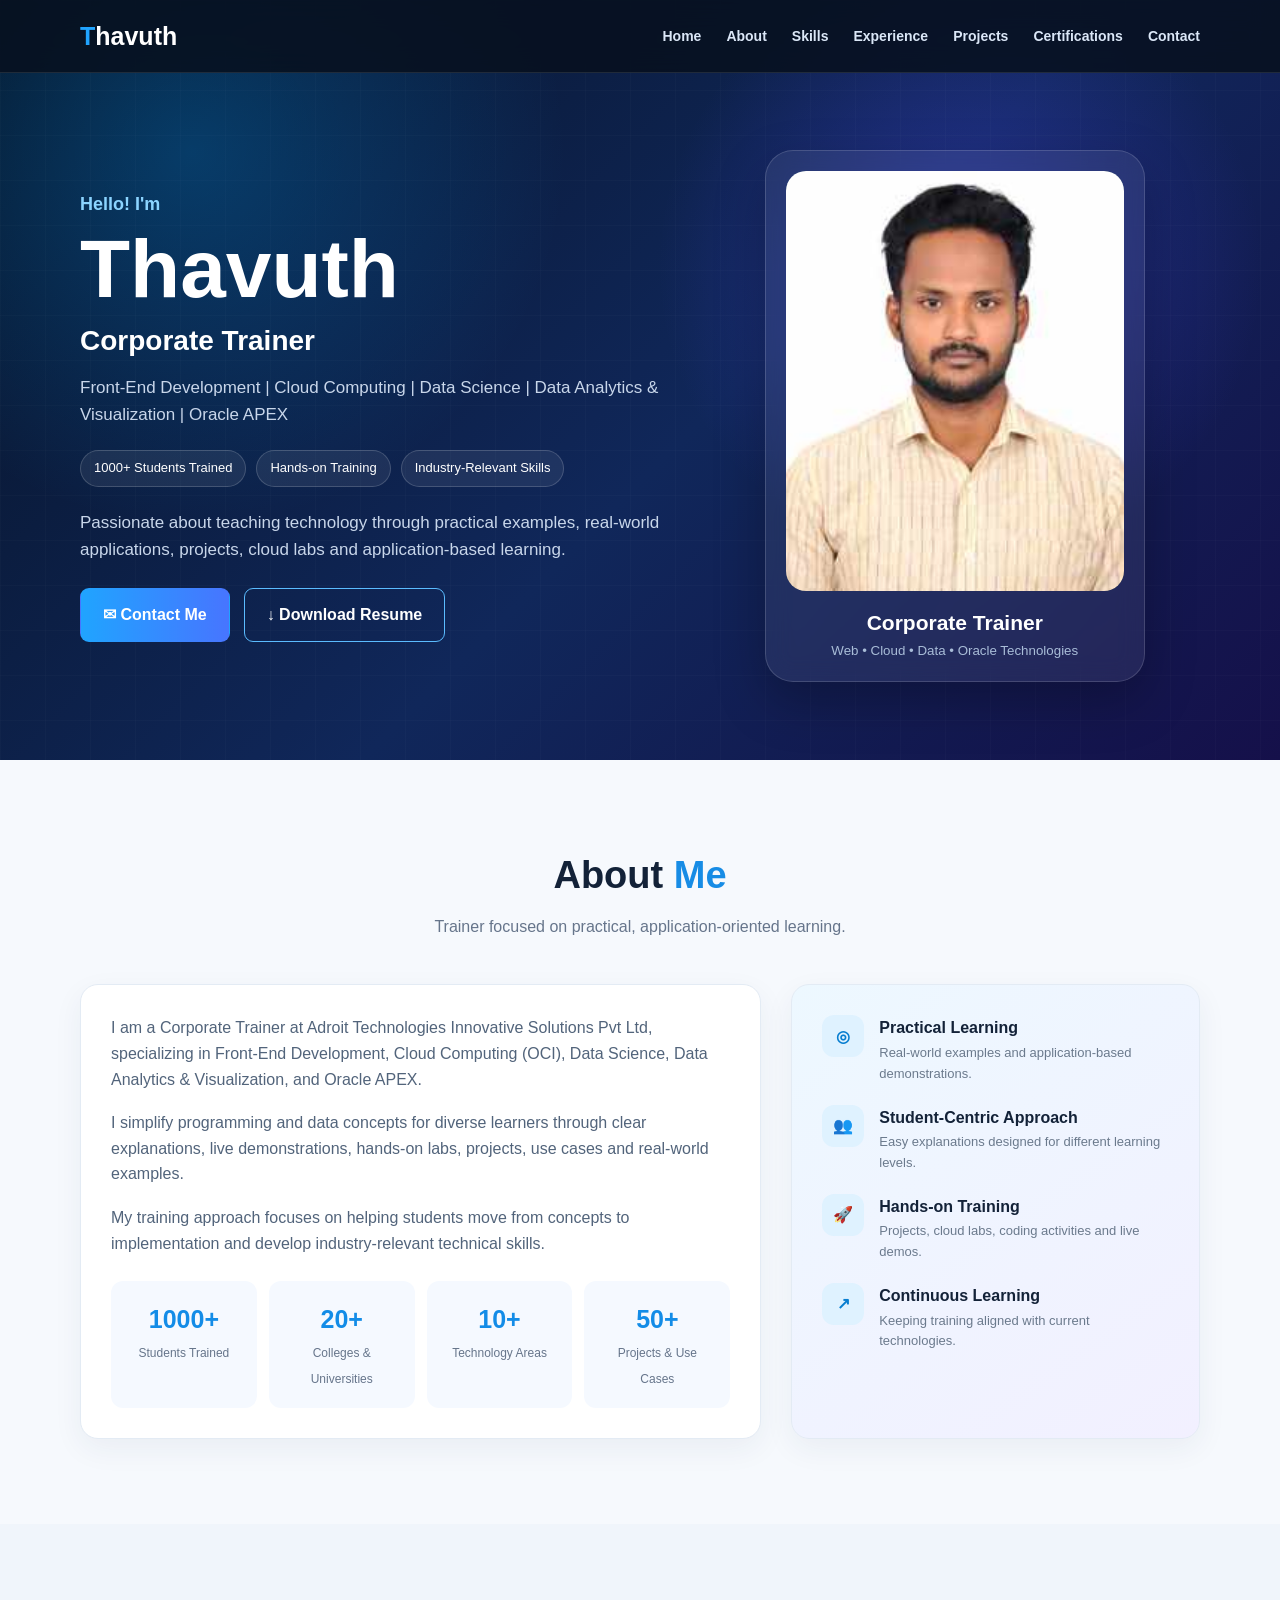
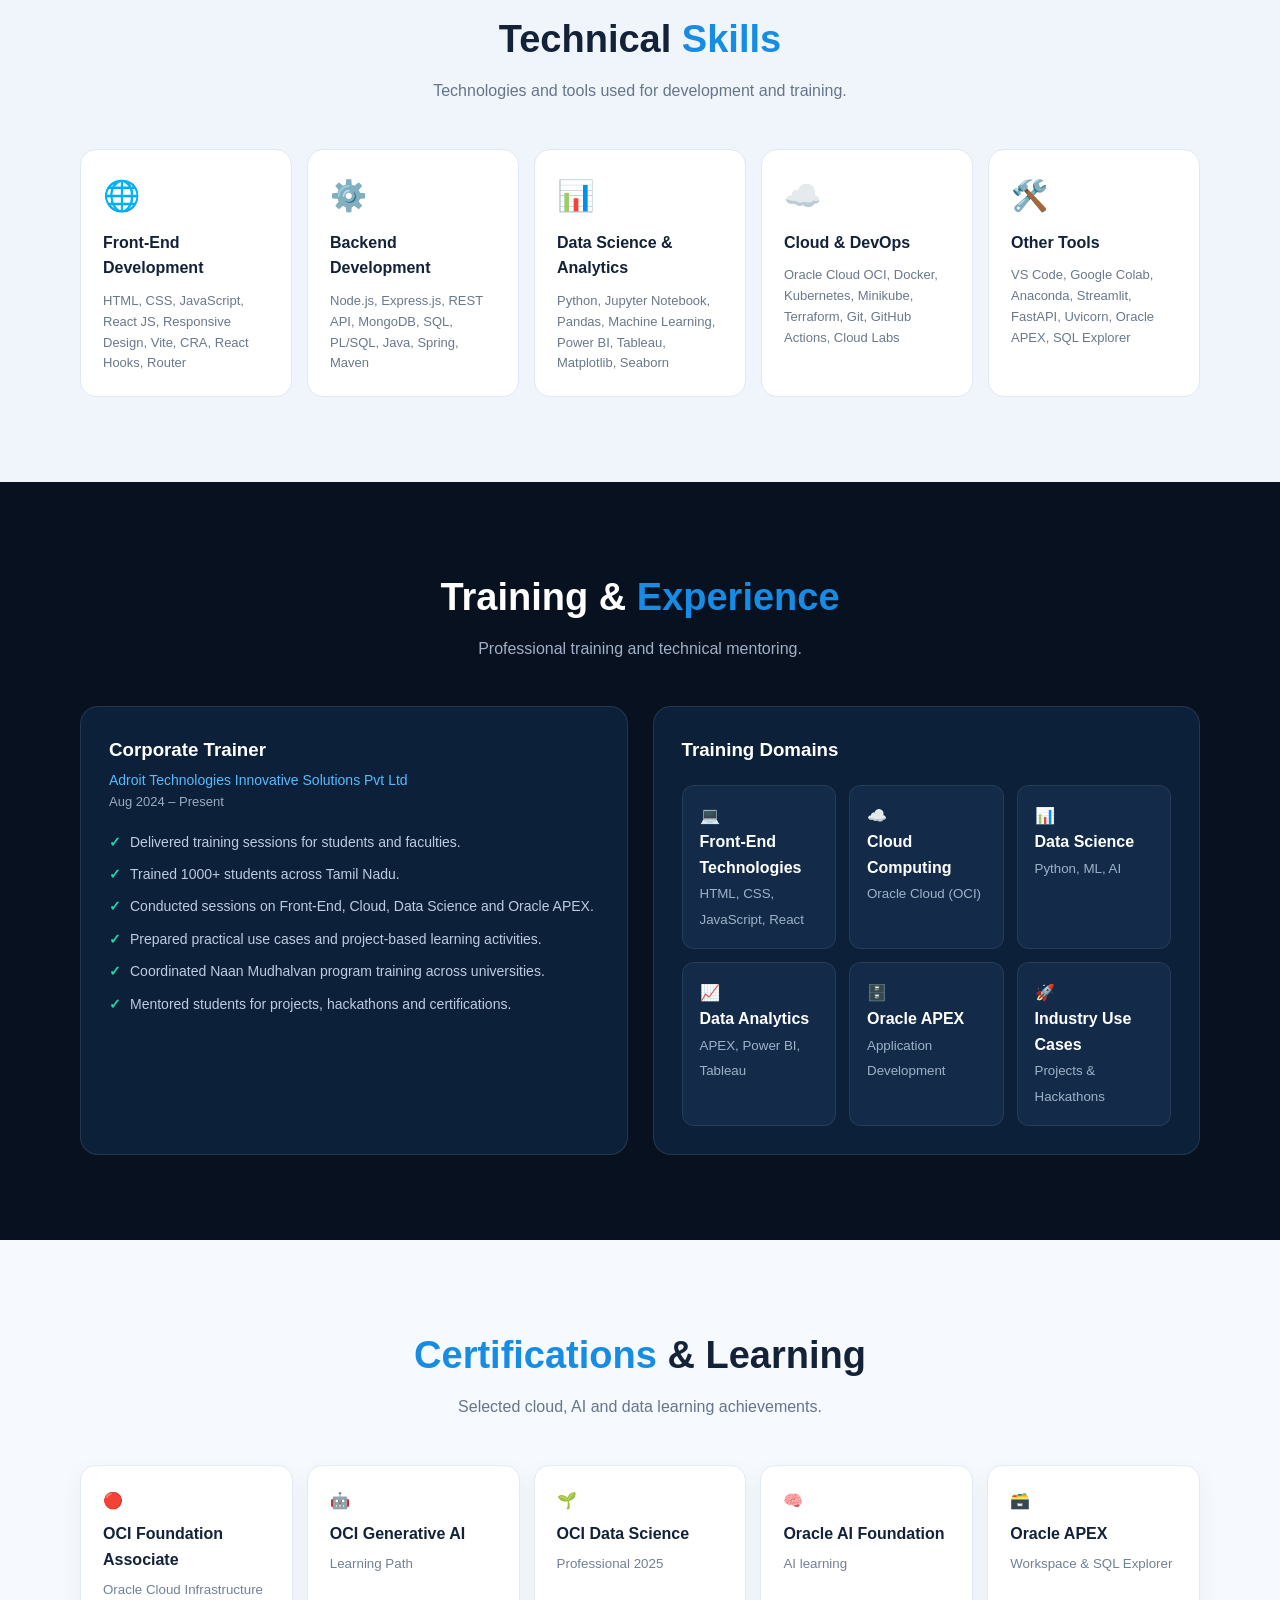
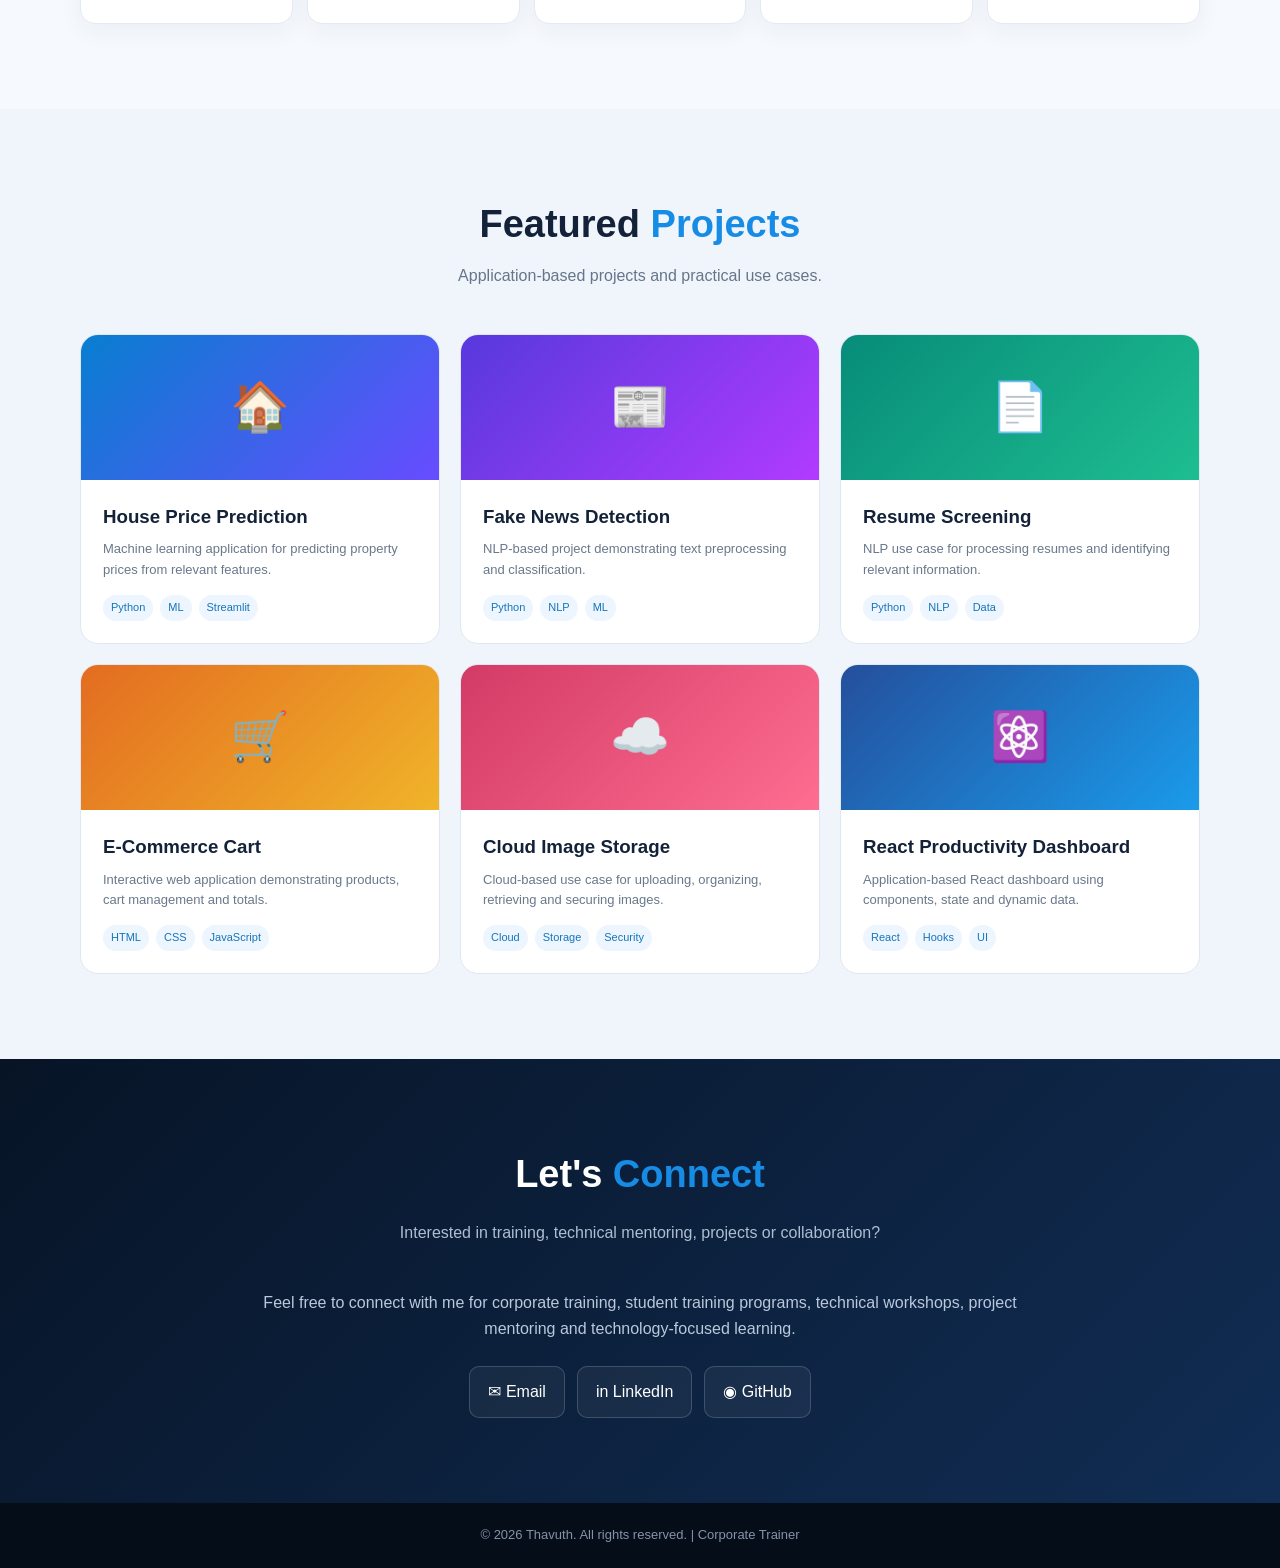
<file: index.html>
<!DOCTYPE html>
<html lang="en">
<head>
<meta charset="UTF-8">
<meta name="viewport" content="width=device-width, initial-scale=1.0">
<meta name="description" content="Thavuth - Corporate Trainer Portfolio">
<title>Thavuth | Corporate Trainer</title>

<style>
:root{
  --bg:#07111f;--bg2:#0b1930;--card:#10233d;--text:#f5f8ff;--muted:#aab9d0;
  --primary:#20a4ff;--secondary:#7c5cff;--accent:#22d3a6;--white:#fff;
  --border:rgba(255,255,255,.1);--shadow:0 20px 50px rgba(0,0,0,.25)
}
*{margin:0;padding:0;box-sizing:border-box;scroll-behavior:smooth}
body{font-family:Inter,Segoe UI,Arial,sans-serif;background:#f6f9fd;color:#132238;line-height:1.6}
a{text-decoration:none;color:inherit}.container{width:min(1120px,92%);margin:auto}
nav{position:fixed;top:0;left:0;right:0;z-index:1000;background:rgba(7,17,31,.88);backdrop-filter:blur(14px);border-bottom:1px solid var(--border)}
.navbar{height:72px;display:flex;align-items:center;justify-content:space-between}.logo{font-size:25px;font-weight:800;color:white}.logo span{color:var(--primary)}
.nav-links{display:flex;gap:25px;list-style:none}.nav-links a{color:#dbe7f7;font-size:14px;font-weight:600;transition:.25s}.nav-links a:hover{color:#45b8ff}
.menu{display:none;color:white;font-size:28px;cursor:pointer}
.hero{min-height:760px;padding-top:72px;display:flex;align-items:center;color:white;overflow:hidden;position:relative;background:radial-gradient(circle at 75% 35%,rgba(80,71,255,.35),transparent 28%),radial-gradient(circle at 15% 20%,rgba(0,164,255,.25),transparent 30%),linear-gradient(135deg,#061326,#10275a 55%,#15104a)}
.hero:before{content:"";position:absolute;inset:0;opacity:.12;background-image:linear-gradient(rgba(255,255,255,.15) 1px,transparent 1px),linear-gradient(90deg,rgba(255,255,255,.15) 1px,transparent 1px);background-size:45px 45px}
.hero-grid{position:relative;display:grid;grid-template-columns:1.1fr .9fr;align-items:center;gap:30px}.hello{font-size:18px;color:#8bd4ff;font-weight:600}
.hero h1{font-size:clamp(48px,7vw,82px);line-height:1.02;margin:8px 0}.hero h2{font-size:28px;color:#fff;margin-bottom:10px}.hero p{color:#c8d6ea;max-width:650px;font-size:17px}
.tags{display:flex;flex-wrap:wrap;gap:10px;margin:22px 0}.tag{padding:7px 13px;border:1px solid rgba(255,255,255,.17);border-radius:30px;background:rgba(255,255,255,.07);font-size:13px}
.buttons{display:flex;gap:14px;margin-top:25px;flex-wrap:wrap}.btn{padding:13px 22px;border-radius:9px;font-weight:700;border:1px solid transparent;transition:.25s}.btn-primary{background:linear-gradient(90deg,var(--primary),#4775ff);color:white}.btn-outline{border-color:#5bbcff;color:white}.btn:hover{transform:translateY(-3px);box-shadow:0 10px 25px rgba(32,164,255,.2)}
.profile{display:flex;justify-content:center;align-items:center}.profile-card{width:min(380px,90%);padding:20px;border:1px solid rgba(255,255,255,.15);border-radius:28px;background:rgba(255,255,255,.07);backdrop-filter:blur(12px);box-shadow:var(--shadow);position:relative}
.profile-photo{height:420px;border-radius:20px;display:flex;align-items:center;justify-content:center;background:linear-gradient(145deg,#173967,#0b1b32);overflow:hidden}
.profile-photo img{width:100%;height:100%;object-fit:cover;object-position:center top;display:block}.profile-label{padding:15px 5px 0;text-align:center}.profile-label strong{font-size:21px}.profile-label small{color:#a9bdd8;display:block}
section{padding:85px 0}.section-title{text-align:center;margin-bottom:45px}.section-title span{color:#178ce5}.section-title h2{font-size:38px;margin-bottom:8px}.section-title p{color:#66758b}
.about-grid{display:grid;grid-template-columns:1.25fr .75fr;gap:30px;align-items:stretch}.about-text,.highlight{background:white;border:1px solid #e3ebf4;border-radius:18px;padding:30px;box-shadow:0 10px 30px rgba(28,56,90,.06)}
.about-text p{color:#52647b;margin-bottom:18px}.stats{display:grid;grid-template-columns:repeat(4,1fr);gap:12px;margin-top:25px}.stat{padding:18px;background:#f5f9ff;border-radius:12px;text-align:center}.stat strong{display:block;font-size:25px;color:#138ce7}.stat span{font-size:12px;color:#66758b}
.highlight{background:linear-gradient(145deg,#edf8ff,#f2f0ff)}.highlight-item{display:flex;gap:15px;margin-bottom:20px}.icon{min-width:42px;height:42px;border-radius:12px;display:grid;place-items:center;background:#dff2ff;color:#087ed0;font-weight:800}.highlight h4{margin-bottom:2px}.highlight p{font-size:13px;color:#6b7a8d}
.skills{background:#f0f5fb}.skill-grid{display:grid;grid-template-columns:repeat(5,1fr);gap:15px}.skill-card{background:white;border:1px solid #dfe8f3;border-radius:16px;padding:22px;transition:.3s}.skill-card:hover{transform:translateY(-6px);box-shadow:0 15px 30px rgba(24,74,120,.1)}.skill-card h3{font-size:16px;margin:10px 0}.skill-card p{font-size:13px;color:#69788b}.skill-icon{font-size:30px}
.experience{background:var(--bg);color:white}.experience-grid{display:grid;grid-template-columns:1fr 1fr;gap:25px}.dark-card{background:#0d2039;border:1px solid rgba(255,255,255,.1);border-radius:18px;padding:28px}.dark-card h3{margin-bottom:4px}.company{color:#55bbff;font-size:14px}.date{color:#9aabc1;font-size:13px;margin-bottom:18px}.list{list-style:none}.list li{margin:10px 0;color:#bdcce0;font-size:14px}.list li:before{content:"✓";color:#27d4a3;font-weight:bold;margin-right:9px}
.domain-grid{display:grid;grid-template-columns:repeat(3,1fr);gap:13px;margin-top:20px}.domain{padding:17px;background:#132b49;border:1px solid rgba(255,255,255,.08);border-radius:12px}.domain strong{display:block}.domain small{color:#9fb1c8}
.cert-grid{display:grid;grid-template-columns:repeat(5,1fr);gap:14px}.cert{padding:22px;border-radius:15px;border:1px solid #e2eaf3;background:white;box-shadow:0 8px 25px rgba(30,60,90,.05)}.cert strong{display:block;margin:8px 0 3px}.cert small{color:#718097}
.projects{background:#f0f5fb}.project-grid{display:grid;grid-template-columns:repeat(3,1fr);gap:20px}.project{background:white;border-radius:18px;overflow:hidden;border:1px solid #dfe8f2;transition:.3s}.project:hover{transform:translateY(-6px);box-shadow:0 18px 35px rgba(25,63,100,.1)}
.project-top{height:145px;display:grid;place-items:center;font-size:48px;color:white;background:linear-gradient(135deg,#087ed0,#684cff)}.project:nth-child(2) .project-top{background:linear-gradient(135deg,#5739dd,#b13bff)}.project:nth-child(3) .project-top{background:linear-gradient(135deg,#078c79,#1ebd91)}.project:nth-child(4) .project-top{background:linear-gradient(135deg,#e36c21,#f0b429)}.project:nth-child(5) .project-top{background:linear-gradient(135deg,#d23b65,#ff6d91)}.project:nth-child(6) .project-top{background:linear-gradient(135deg,#244f9c,#1a9bea)}
.project-body{padding:22px}.project-body p{font-size:13px;color:#69788b;margin:8px 0 14px}.project-tags{display:flex;gap:7px;flex-wrap:wrap}.project-tags span{font-size:11px;background:#edf5ff;color:#1675b9;padding:4px 8px;border-radius:20px}
.contact{background:linear-gradient(135deg,#071426,#112d54);color:white}.contact-box{text-align:center;max-width:780px;margin:auto}.contact-box p{color:#b9c9dc;margin:15px auto 25px}.contact-links{display:flex;justify-content:center;gap:12px;flex-wrap:wrap}.contact-link{padding:12px 18px;border:1px solid rgba(255,255,255,.17);border-radius:10px;background:rgba(255,255,255,.05)}
footer{background:#050d18;color:#8393aa;text-align:center;padding:22px;font-size:13px}.reveal{opacity:0;transform:translateY(25px);transition:.7s}.reveal.show{opacity:1;transform:none}
@media(max-width:900px){.hero-grid,.about-grid,.experience-grid{grid-template-columns:1fr}.profile{order:-1}.profile-card{width:300px}.profile-photo{height:300px}.skill-grid{grid-template-columns:repeat(2,1fr)}.cert-grid{grid-template-columns:repeat(2,1fr)}.project-grid{grid-template-columns:repeat(2,1fr)}}
@media(max-width:650px){.nav-links{display:none;position:absolute;top:72px;left:0;right:0;background:#07111f;flex-direction:column;padding:20px 6%;gap:18px}.nav-links.open{display:flex}.menu{display:block}.hero{min-height:auto;padding:130px 0 70px}.hero h1{font-size:52px}.hero h2{font-size:23px}.stats{grid-template-columns:repeat(2,1fr)}.skill-grid,.cert-grid,.project-grid,.domain-grid{grid-template-columns:1fr}section{padding:65px 0}}
</style>
</head>
<body>
<nav><div class="container navbar"><a href="#home" class="logo"><span>T</span>havuth</a><div class="menu" id="menu">☰</div><ul class="nav-links" id="navLinks"><li><a href="#home">Home</a></li><li><a href="#about">About</a></li><li><a href="#skills">Skills</a></li><li><a href="#experience">Experience</a></li><li><a href="#projects">Projects</a></li><li><a href="#certifications">Certifications</a></li><li><a href="#contact">Contact</a></li></ul></div></nav>

<header class="hero" id="home"><div class="container hero-grid"><div><div class="hello">Hello! I'm</div><h1>Thavuth</h1><h2>Corporate Trainer</h2><p>Front-End Development | Cloud Computing | Data Science | Data Analytics & Visualization | Oracle APEX</p><div class="tags"><span class="tag">1000+ Students Trained</span><span class="tag">Hands-on Training</span><span class="tag">Industry-Relevant Skills</span></div><p>Passionate about teaching technology through practical examples, real-world applications, projects, cloud labs and application-based learning.</p><div class="buttons"><a class="btn btn-primary" href="#contact">✉ Contact Me</a><a class="btn btn-outline" href="#" onclick="downloadResume(event)">↓ Download Resume</a></div></div>
<div class="profile"><div class="profile-card"><div class="profile-photo"><img src="profile.jpg" alt="Thavuth - Corporate Trainer"></div><div class="profile-label"><strong>Corporate Trainer</strong><small>Web • Cloud • Data • Oracle Technologies</small></div></div></div></div></header>

<section id="about"><div class="container reveal"><div class="section-title"><h2>About <span>Me</span></h2><p>Trainer focused on practical, application-oriented learning.</p></div><div class="about-grid"><div class="about-text"><p>I am a Corporate Trainer at Adroit Technologies Innovative Solutions Pvt Ltd, specializing in Front-End Development, Cloud Computing (OCI), Data Science, Data Analytics & Visualization, and Oracle APEX.</p><p>I simplify programming and data concepts for diverse learners through clear explanations, live demonstrations, hands-on labs, projects, use cases and real-world examples.</p><p>My training approach focuses on helping students move from concepts to implementation and develop industry-relevant technical skills.</p><div class="stats"><div class="stat"><strong>1000+</strong><span>Students Trained</span></div><div class="stat"><strong>20+</strong><span>Colleges & Universities</span></div><div class="stat"><strong>10+</strong><span>Technology Areas</span></div><div class="stat"><strong>50+</strong><span>Projects & Use Cases</span></div></div></div><div class="highlight"><div class="highlight-item"><div class="icon">◎</div><div><h4>Practical Learning</h4><p>Real-world examples and application-based demonstrations.</p></div></div><div class="highlight-item"><div class="icon">👥</div><div><h4>Student-Centric Approach</h4><p>Easy explanations designed for different learning levels.</p></div></div><div class="highlight-item"><div class="icon">🚀</div><div><h4>Hands-on Training</h4><p>Projects, cloud labs, coding activities and live demos.</p></div></div><div class="highlight-item"><div class="icon">↗</div><div><h4>Continuous Learning</h4><p>Keeping training aligned with current technologies.</p></div></div></div></div></div></section>

<section id="skills" class="skills"><div class="container reveal"><div class="section-title"><h2>Technical <span>Skills</span></h2><p>Technologies and tools used for development and training.</p></div><div class="skill-grid"><div class="skill-card"><div class="skill-icon">🌐</div><h3>Front-End Development</h3><p>HTML, CSS, JavaScript, React JS, Responsive Design, Vite, CRA, React Hooks, Router</p></div><div class="skill-card"><div class="skill-icon">⚙️</div><h3>Backend Development</h3><p>Node.js, Express.js, REST API, MongoDB, SQL, PL/SQL, Java, Spring, Maven</p></div><div class="skill-card"><div class="skill-icon">📊</div><h3>Data Science & Analytics</h3><p>Python, Jupyter Notebook, Pandas, Machine Learning, Power BI, Tableau, Matplotlib, Seaborn</p></div><div class="skill-card"><div class="skill-icon">☁️</div><h3>Cloud & DevOps</h3><p>Oracle Cloud OCI, Docker, Kubernetes, Minikube, Terraform, Git, GitHub Actions, Cloud Labs</p></div><div class="skill-card"><div class="skill-icon">🛠️</div><h3>Other Tools</h3><p>VS Code, Google Colab, Anaconda, Streamlit, FastAPI, Uvicorn, Oracle APEX, SQL Explorer</p></div></div></div></section>

<section id="experience" class="experience"><div class="container reveal"><div class="section-title"><h2>Training & <span>Experience</span></h2><p style="color:#9fb1c8">Professional training and technical mentoring.</p></div><div class="experience-grid"><div class="dark-card"><h3>Corporate Trainer</h3><div class="company">Adroit Technologies Innovative Solutions Pvt Ltd</div><div class="date">Aug 2024 – Present</div><ul class="list"><li>Delivered training sessions for students and faculties.</li><li>Trained 1000+ students across Tamil Nadu.</li><li>Conducted sessions on Front-End, Cloud, Data Science and Oracle APEX.</li><li>Prepared practical use cases and project-based learning activities.</li><li>Coordinated Naan Mudhalvan program training across universities.</li><li>Mentored students for projects, hackathons and certifications.</li></ul></div><div class="dark-card"><h3>Training Domains</h3><div class="domain-grid"><div class="domain">💻 <strong>Front-End Technologies</strong><small>HTML, CSS, JavaScript, React</small></div><div class="domain">☁️ <strong>Cloud Computing</strong><small>Oracle Cloud (OCI)</small></div><div class="domain">📊 <strong>Data Science</strong><small>Python, ML, AI</small></div><div class="domain">📈 <strong>Data Analytics</strong><small>APEX, Power BI, Tableau</small></div><div class="domain">🗄️ <strong>Oracle APEX</strong><small>Application Development</small></div><div class="domain">🚀 <strong>Industry Use Cases</strong><small>Projects & Hackathons</small></div></div></div></div></div></section>

<section id="certifications"><div class="container reveal"><div class="section-title"><h2><span>Certifications</span> & Learning</h2><p>Selected cloud, AI and data learning achievements.</p></div><div class="cert-grid"><div class="cert">🔴<strong>OCI Foundation Associate</strong><small>Oracle Cloud Infrastructure</small></div><div class="cert">🤖<strong>OCI Generative AI</strong><small>Learning Path</small></div><div class="cert">🌱<strong>OCI Data Science</strong><small>Professional 2025</small></div><div class="cert">🧠<strong>Oracle AI Foundation</strong><small>AI learning</small></div><div class="cert">🗃️<strong>Oracle APEX</strong><small>Workspace & SQL Explorer</small></div></div></div></section>

<section id="projects" class="projects"><div class="container reveal"><div class="section-title"><h2>Featured <span>Projects</span></h2><p>Application-based projects and practical use cases.</p></div><div class="project-grid"><article class="project"><div class="project-top">🏠</div><div class="project-body"><h3>House Price Prediction</h3><p>Machine learning application for predicting property prices from relevant features.</p><div class="project-tags"><span>Python</span><span>ML</span><span>Streamlit</span></div></div></article><article class="project"><div class="project-top">📰</div><div class="project-body"><h3>Fake News Detection</h3><p>NLP-based project demonstrating text preprocessing and classification.</p><div class="project-tags"><span>Python</span><span>NLP</span><span>ML</span></div></div></article><article class="project"><div class="project-top">📄</div><div class="project-body"><h3>Resume Screening</h3><p>NLP use case for processing resumes and identifying relevant information.</p><div class="project-tags"><span>Python</span><span>NLP</span><span>Data</span></div></div></article><article class="project"><div class="project-top">🛒</div><div class="project-body"><h3>E-Commerce Cart</h3><p>Interactive web application demonstrating products, cart management and totals.</p><div class="project-tags"><span>HTML</span><span>CSS</span><span>JavaScript</span></div></div></article><article class="project"><div class="project-top">☁️</div><div class="project-body"><h3>Cloud Image Storage</h3><p>Cloud-based use case for uploading, organizing, retrieving and securing images.</p><div class="project-tags"><span>Cloud</span><span>Storage</span><span>Security</span></div></div></article><article class="project"><div class="project-top">⚛️</div><div class="project-body"><h3>React Productivity Dashboard</h3><p>Application-based React dashboard using components, state and dynamic data.</p><div class="project-tags"><span>React</span><span>Hooks</span><span>UI</span></div></div></article></div></div></section>

<section id="contact" class="contact"><div class="container contact-box reveal"><div class="section-title"><h2>Let's <span>Connect</span></h2><p style="color:#aebed2">Interested in training, technical mentoring, projects or collaboration?</p></div><p>Feel free to connect with me for corporate training, student training programs, technical workshops, project mentoring and technology-focused learning.</p><div class="contact-links"><a class="contact-link" href="mailto:thavuth772@gmail.com?subject=Contact%20from%20Thavuth%20Portfolio">✉ Email</a><a class="contact-link" href="https://www.linkedin.com/in/thavuth-aj-308a7115a/" target="_blank" rel="noopener noreferrer">in LinkedIn</a><a class="contact-link" href="https://github.com/thavuth772-alt" target="_blank" rel="noopener noreferrer">◉ GitHub</a></div></div></section>

<footer>© 2026 Thavuth. All rights reserved. | Corporate Trainer</footer>
<script>
const menu=document.getElementById("menu"),navLinks=document.getElementById("navLinks");menu.addEventListener("click",()=>navLinks.classList.toggle("open"));document.querySelectorAll(".nav-links a").forEach(a=>a.addEventListener("click",()=>navLinks.classList.remove("open")));const observer=new IntersectionObserver(entries=>{entries.forEach(entry=>{if(entry.isIntersecting)entry.target.classList.add("show")})},{threshold:.12});document.querySelectorAll(".reveal").forEach(el=>observer.observe(el));function downloadResume(e){e.preventDefault();alert("Replace this button's link with your actual resume PDF file.");}
</script>
</body>
</html>
</file>
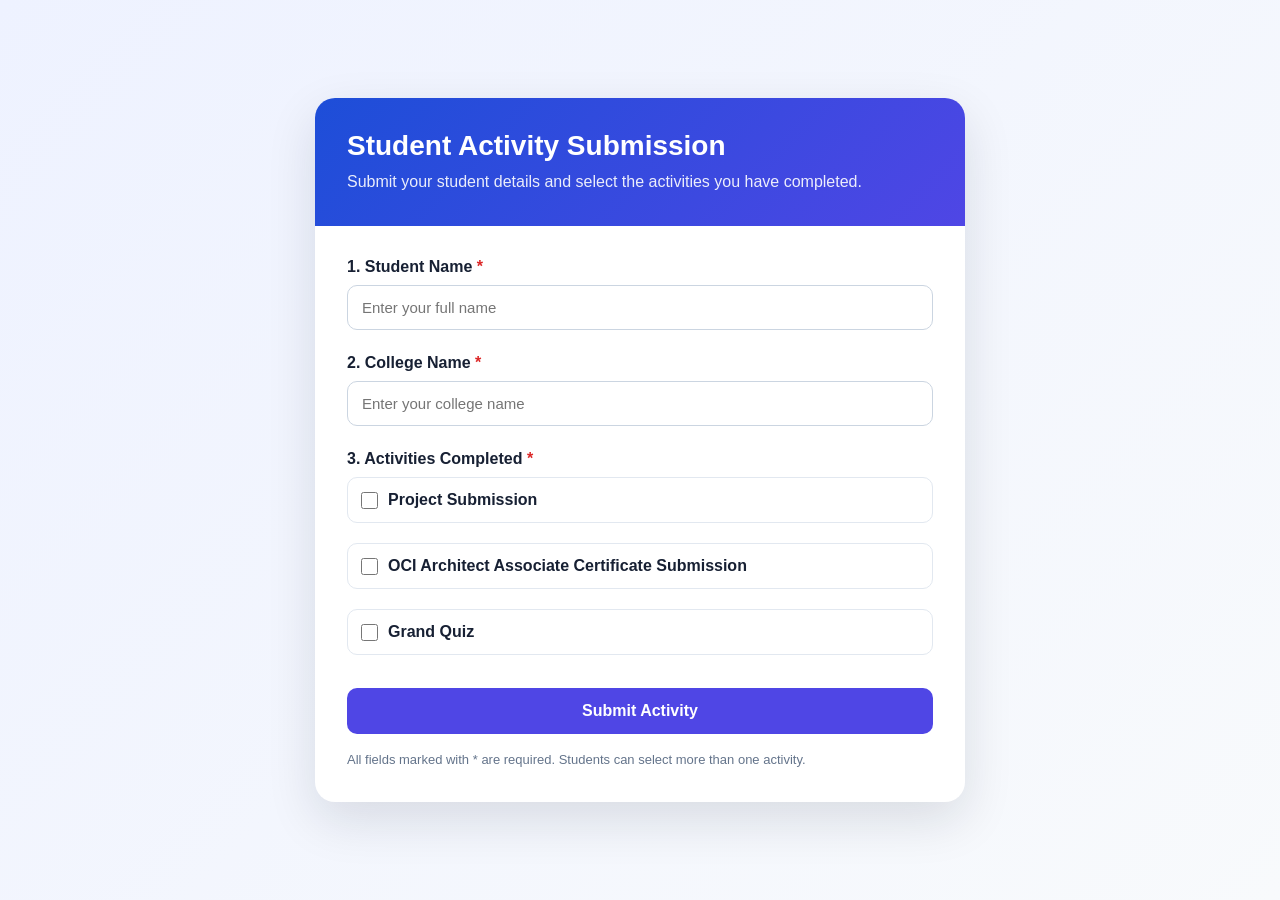
<file: activity-form/index.html>
<!DOCTYPE html>
<html lang="en">
<head>
<meta charset="UTF-8">
<meta name="viewport" content="width=device-width, initial-scale=1.0">
<title>Student Activity Submission</title>
<style>
*{box-sizing:border-box;margin:0;padding:0}
body{font-family:Arial,Helvetica,sans-serif;min-height:100vh;background:linear-gradient(135deg,#eef2ff,#f8fafc);display:flex;align-items:center;justify-content:center;padding:24px;color:#172033}
.container{width:100%;max-width:650px;background:#fff;border-radius:20px;box-shadow:0 18px 50px rgba(15,23,42,.12);overflow:hidden}
.header{padding:32px;background:linear-gradient(135deg,#1d4ed8,#4f46e5);color:#fff}
.header h1{font-size:28px;margin-bottom:8px}.header p{opacity:.9;line-height:1.5}
.form{padding:32px}.field{margin-bottom:24px}label{display:block;font-weight:700;margin-bottom:9px}.required{color:#dc2626}
input[type=text]{width:100%;padding:13px 14px;border:1px solid #cbd5e1;border-radius:10px;font-size:15px;outline:none}input[type=text]:focus{border-color:#4f46e5;box-shadow:0 0 0 3px rgba(79,70,229,.12)}
.options{display:grid;gap:11px}.option{display:flex;align-items:center;gap:10px;padding:13px;border:1px solid #e2e8f0;border-radius:10px;cursor:pointer}.option:hover{background:#f8fafc}.option input{width:17px;height:17px}
button{width:100%;padding:14px;border:0;border-radius:10px;background:#4f46e5;color:#fff;font-size:16px;font-weight:700;cursor:pointer}button:hover{background:#4338ca}
.note{margin-top:16px;font-size:13px;color:#64748b;line-height:1.5}.message{display:none;margin-top:18px;padding:13px;border-radius:10px;background:#ecfdf5;color:#166534;font-weight:600}
@media(max-width:520px){.header,.form{padding:24px}.header h1{font-size:23px}}
</style>
</head>
<body>
<div class="container">
  <div class="header">
    <h1>Student Activity Submission</h1>
    <p>Submit your student details and select the activities you have completed.</p>
  </div>
  <form class="form" id="activityForm">
    <div class="field">
      <label for="studentName">1. Student Name <span class="required">*</span></label>
      <input id="studentName" name="studentName" type="text" placeholder="Enter your full name" required>
    </div>
    <div class="field">
      <label for="collegeName">2. College Name <span class="required">*</span></label>
      <input id="collegeName" name="collegeName" type="text" placeholder="Enter your college name" required>
    </div>
    <div class="field">
      <label>3. Activities Completed <span class="required">*</span></label>
      <div class="options">
        <label class="option"><input type="checkbox" name="activity" value="Project Submission"> Project Submission</label>
        <label class="option"><input type="checkbox" name="activity" value="OCI Architect Associate Certificate Submission"> OCI Architect Associate Certificate Submission</label>
        <label class="option"><input type="checkbox" name="activity" value="Grand Quiz"> Grand Quiz</label>
      </div>
    </div>
    <button type="submit">Submit Activity</button>
    <div class="message" id="message">Details captured successfully on this device. Connect this form to Google Forms/Sheets to collect submissions centrally.</div>
    <p class="note">All fields marked with * are required. Students can select more than one activity.</p>
  </form>
</div>
<script>
document.getElementById('activityForm').addEventListener('submit',function(e){
  e.preventDefault();
  const activities=[...document.querySelectorAll('input[name="activity"]:checked')];
  if(!activities.length){alert('Please select at least one activity.');return;}
  const record={
    timestamp:new Date().toLocaleString(),
    studentName:document.getElementById('studentName').value.trim(),
    collegeName:document.getElementById('collegeName').value.trim(),
    activities:activities.map(x=>x.value)
  };
  const data=JSON.parse(localStorage.getItem('studentActivitySubmissions')||'[]');
  data.push(record);
  localStorage.setItem('studentActivitySubmissions',JSON.stringify(data));
  document.getElementById('message').style.display='block';
  this.reset();
});
</script>
</body>
</html>
</file>
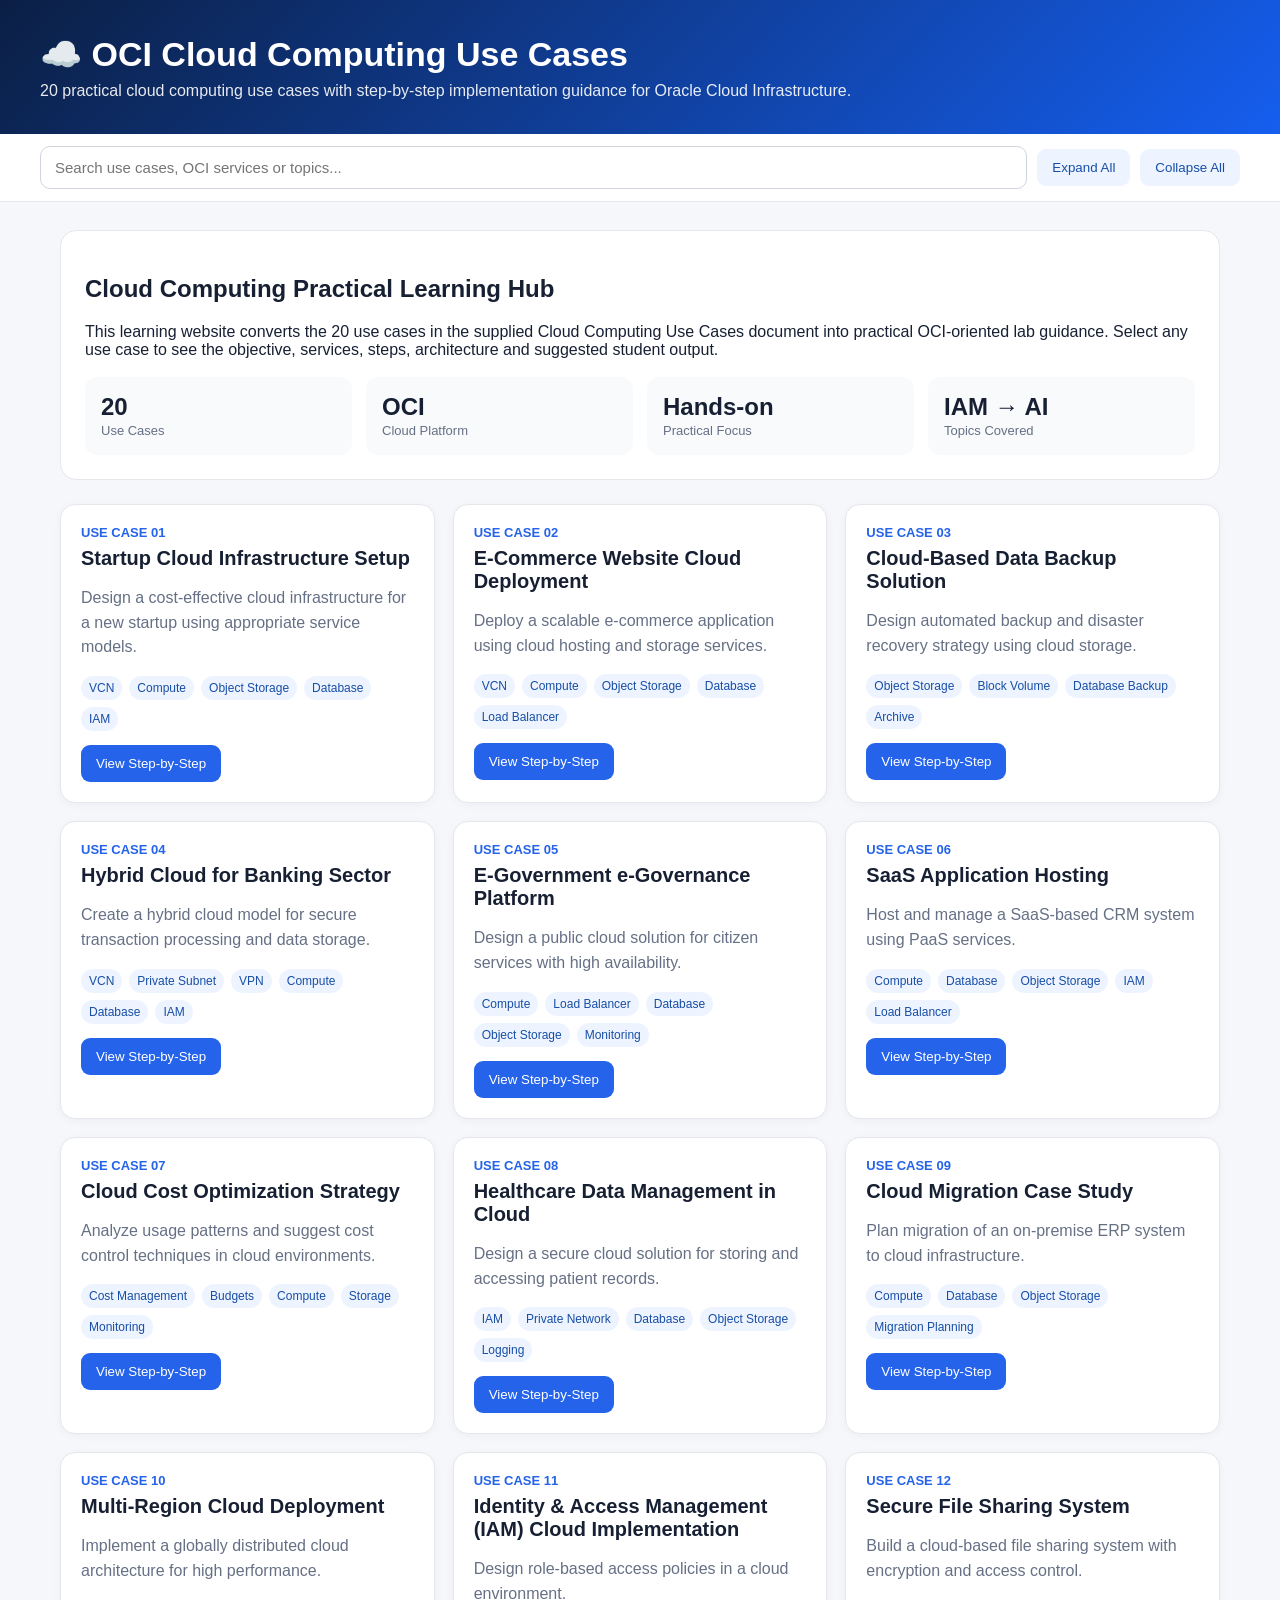
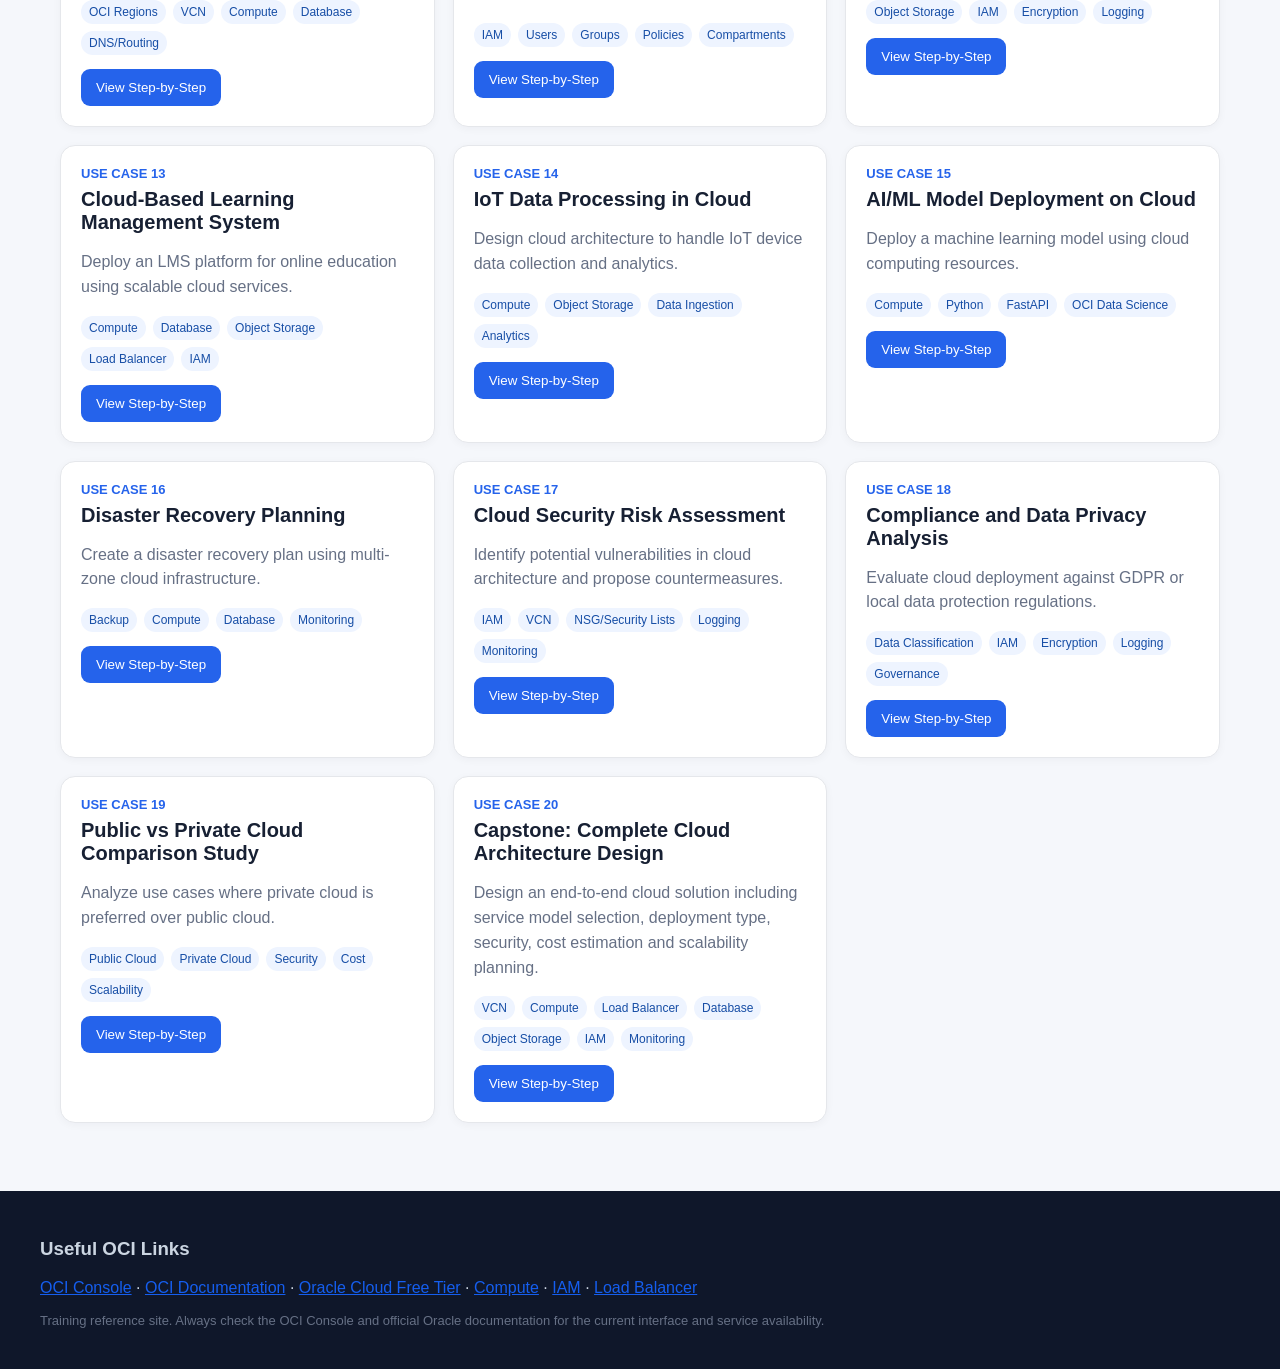
<file: cloud-computing-usecases/index.html>
<!DOCTYPE html>
<html lang="en">
<head>
<meta charset="UTF-8">
<meta name="viewport" content="width=device-width, initial-scale=1.0">
<title>OCI Cloud Computing Use Cases</title>
<style>
:root{--bg:#f5f7fb;--card:#fff;--text:#172033;--muted:#667085;--blue:#2563eb;--dark:#0f172a;--line:#e5e7eb;--green:#0f9d58}
*{box-sizing:border-box}body{margin:0;font-family:Inter,Segoe UI,Arial,sans-serif;background:var(--bg);color:var(--text)}
header{background:linear-gradient(135deg,#0b1f44,#155eef);color:white;padding:34px 20px}
header .wrap,.container{max-width:1200px;margin:auto}
h1{margin:0 0 8px;font-size:34px}header p{margin:0;opacity:.9}
nav{position:sticky;top:0;z-index:10;background:#fff;border-bottom:1px solid var(--line);padding:12px 20px}
.navwrap{max-width:1200px;margin:auto;display:flex;gap:10px;align-items:center;flex-wrap:wrap}
input{flex:1;min-width:220px;padding:12px 14px;border:1px solid #d0d5dd;border-radius:10px;font-size:15px}
button,.link{border:0;background:var(--blue);color:white;padding:11px 15px;border-radius:9px;cursor:pointer;text-decoration:none;display:inline-block}
button.secondary{background:#eef4ff;color:#174ea6}
.container{padding:28px 20px}
.hero{background:var(--card);border:1px solid var(--line);border-radius:16px;padding:24px;margin-bottom:24px}
.stats{display:grid;grid-template-columns:repeat(4,1fr);gap:14px;margin-top:18px}
.stat{padding:16px;background:#f8fafc;border-radius:12px}.stat b{font-size:24px;display:block}.stat span{color:var(--muted);font-size:13px}
.grid{display:grid;grid-template-columns:repeat(auto-fit,minmax(290px,1fr));gap:18px}
.card{background:var(--card);border:1px solid var(--line);border-radius:15px;padding:20px;box-shadow:0 2px 8px rgba(15,23,42,.04)}
.num{color:var(--blue);font-weight:800;font-size:13px}.card h2{margin:7px 0 10px;font-size:20px}.card p{color:var(--muted);line-height:1.55}.tags{display:flex;flex-wrap:wrap;gap:7px;margin:14px 0}.tag{font-size:12px;padding:5px 8px;border-radius:999px;background:#eef4ff;color:#174ea6}
.detail{display:none;margin-top:18px;border-top:1px solid var(--line);padding-top:18px}.detail.open{display:block}
ol{padding-left:22px;line-height:1.7}.arch{background:#0f172a;color:#e2e8f0;padding:15px;border-radius:10px;overflow:auto;font-family:Consolas,monospace;font-size:13px;white-space:pre}
footer{margin-top:40px;background:#0f172a;color:#cbd5e1;padding:28px 20px}.footerwrap{max-width:1200px;margin:auto}
.small{font-size:13px;color:var(--muted)}a{color:#155eef}
@media(max-width:700px){.stats{grid-template-columns:repeat(2,1fr)}h1{font-size:27px}}
</style>
</head>
<body>
<header><div class="wrap">
<h1>☁️ OCI Cloud Computing Use Cases</h1>
<p>20 practical cloud computing use cases with step-by-step implementation guidance for Oracle Cloud Infrastructure.</p>
</div></header>
<nav><div class="navwrap">
<input id="search" placeholder="Search use cases, OCI services or topics..." oninput="filterCards()">
<button class="secondary" onclick="expandAll()">Expand All</button>
<button class="secondary" onclick="collapseAll()">Collapse All</button>
</div></nav>

<main class="container">
<section class="hero">
<h2>Cloud Computing Practical Learning Hub</h2>
<p>This learning website converts the 20 use cases in the supplied Cloud Computing Use Cases document into practical OCI-oriented lab guidance. Select any use case to see the objective, services, steps, architecture and suggested student output.</p>
<div class="stats">
<div class="stat"><b>20</b><span>Use Cases</span></div>
<div class="stat"><b>OCI</b><span>Cloud Platform</span></div>
<div class="stat"><b>Hands-on</b><span>Practical Focus</span></div>
<div class="stat"><b>IAM → AI</b><span>Topics Covered</span></div>
</div>
</section>

<div id="cards" class="grid"></div>
</main>

<footer><div class="footerwrap">
<h3>Useful OCI Links</h3>
<p><a href="https://cloud.oracle.com/" target="_blank">OCI Console</a> ·
<a href="https://docs.oracle.com/en-us/iaas/Content/home.htm" target="_blank">OCI Documentation</a> ·
<a href="https://www.oracle.com/cloud/free/" target="_blank">Oracle Cloud Free Tier</a> ·
<a href="https://docs.oracle.com/en-us/iaas/Content/Compute/Tasks/launchinginstance.htm" target="_blank">Compute</a> ·
<a href="https://docs.oracle.com/en-us/iaas/Content/Identity/" target="_blank">IAM</a> ·
<a href="https://docs.oracle.com/en-us/iaas/Content/Balance/" target="_blank">Load Balancer</a>
</p>
<p class="small">Training reference site. Always check the OCI Console and official Oracle documentation for the current interface and service availability.</p>
</div></footer>

<script>
const useCases=[
["01","Startup Cloud Infrastructure Setup","Design a cost-effective cloud infrastructure for a new startup using appropriate service models.",["VCN","Compute","Object Storage","Database","IAM"],["Create a compartment named Startup-Project.","Create a VCN such as 10.0.0.0/16.","Create public and private subnets.","Launch an Oracle Linux Compute instance.","Create an Object Storage bucket for files.","Create a suitable database service.","Create IAM groups and least-privilege policies.","Configure monitoring and test the application."],"Users → Load Balancer → Compute → Database\n                         ↘ Object Storage"],
["02","E-Commerce Website Cloud Deployment","Deploy a scalable e-commerce application using cloud hosting and storage services.",["VCN","Compute","Object Storage","Database","Load Balancer"],["Create an e-commerce VCN and subnets.","Launch the web/application server.","Install the required web stack.","Upload the HTML/CSS/JS application.","Create a database for products and orders.","Create Object Storage for product images.","Create a Load Balancer and add the backend server.","Open the public endpoint and test the website."],"Users → Load Balancer → Web Servers → Database\n                                      ↘ Object Storage"],
["03","Cloud-Based Data Backup Solution","Design automated backup and disaster recovery strategy using cloud storage.",["Object Storage","Block Volume","Database Backup","Archive"],["Create a backup bucket.","Upload sample student/project files.","Organize files into logical folders.","Configure lifecycle/retention rules where required.","Create database or volume backups as applicable.","Store older data in archive storage.","Test restoring a deleted file or backup.","Document the recovery procedure."],"Application → Backup → Object Storage → Archive"],
["04","Hybrid Cloud for Banking Sector","Create a hybrid cloud model for secure transaction processing and data storage.",["VCN","Private Subnet","VPN","Compute","Database","IAM"],["Create an OCI VCN with private resources.","Create a private subnet.","Deploy a sample transaction application.","Deploy a private database.","Configure IAM access control.","Plan VPN connectivity between on-premises and OCI.","Restrict database access to approved application resources.","Test the secure architecture using a lab simulation."],"On-Premises → VPN → OCI VCN → Private Application → Database"],
["05","E-Government e-Governance Platform","Design a public cloud solution for citizen services with high availability.",["Compute","Load Balancer","Database","Object Storage","Monitoring"],["Create the VCN and subnets.","Deploy two web/application servers.","Deploy the citizen-service application.","Create the database.","Create a Load Balancer.","Add both servers as backends.","Configure health checks.","Test access and simulate one backend failure."],"Citizens → Load Balancer → Server 1 / Server 2 → Database"],
["06","SaaS Application Hosting","Host and manage a SaaS-based CRM system using PaaS services.",["Compute","Database","Object Storage","IAM","Load Balancer"],["Create the application network.","Deploy a sample CRM application.","Create customer, lead and sales database tables.","Store documents in Object Storage.","Configure IAM roles.","Expose the application through a Load Balancer.","Create test users.","Test multi-user access."],"Users → CRM → Database\n             ↘ Object Storage"],
["07","Cloud Cost Optimization Strategy","Analyze usage patterns and suggest cost control techniques in cloud environments.",["Cost Management","Budgets","Compute","Storage","Monitoring"],["Open the OCI Console cost/usage area.","Review Compute and storage usage.","Identify unused resources.","Check which resources are Always Free or potentially billable.","Stop or remove unnecessary lab resources.","Create a budget/alert where available.","Record usage before and after optimization.","Prepare a cost-optimization report."],"Usage → Analysis → Optimization → Budget Monitoring"],
["08","Healthcare Data Management in Cloud","Design a secure cloud solution for storing and accessing patient records.",["IAM","Private Network","Database","Object Storage","Logging"],["Create a dedicated compartment.","Create private network resources.","Create a database for sample patient records.","Create Object Storage for documents.","Create IAM groups with least privilege.","Apply encryption/security controls.","Enable logging/monitoring as appropriate.","Test authorized and unauthorized access with fictional data only."],"Doctor → Application → IAM → Private Database / Storage"],
["09","Cloud Migration Case Study","Plan migration of an on-premise ERP system to cloud infrastructure.",["Compute","Database","Object Storage","Migration Planning"],["Document the existing ERP architecture.","Identify application, database and storage dependencies.","Create the target OCI network.","Create target Compute and database resources.","Back up sample data to Object Storage.","Migrate the sample database/application.","Test functionality and performance.","Document cutover and rollback steps."],"On-Prem ERP → Assessment → Migration → OCI ERP"],
["10","Multi-Region Cloud Deployment","Implement a globally distributed cloud architecture for high performance.",["OCI Regions","VCN","Compute","Database","DNS/Routing"],["Choose two suitable OCI regions.","Create a VCN in each region.","Deploy the application in both regions.","Plan database replication or synchronization.","Configure global traffic/routing strategy.","Test both endpoints.","Document the failover design.","Record region-specific resource dependencies."],"Users → Global Routing → Region 1\n                         ↘ Region 2"],
["11","Identity & Access Management (IAM) Cloud Implementation","Design role-based access policies in a cloud environment.",["IAM","Users","Groups","Policies","Compartments"],["Create Admin, Developer and Viewer users/groups.","Create separate compartments for environments.","Add users to the appropriate groups.","Create least-privilege policies.","Test permissions with each role.","Verify that unauthorized operations are denied.","Document every policy statement and its purpose."],"Users → Groups → Policies → OCI Resources"],
["12","Secure File Sharing System","Build a cloud-based file sharing system with encryption and access control.",["Object Storage","IAM","Encryption","Logging"],["Create a private/controlled Object Storage bucket.","Upload sample documents.","Create a file-sharing user/group.","Create the required IAM policy.","Test upload/download permissions.","Configure encryption/security settings as required.","Enable logging where appropriate.","Test an authorized and unauthorized account."],"User → IAM → Object Storage → Secure Files"],
["13","Cloud-Based Learning Management System","Deploy an LMS platform for online education using scalable cloud services.",["Compute","Database","Object Storage","Load Balancer","IAM"],["Create the LMS VCN.","Deploy the LMS web application.","Create students, trainers, courses and attendance tables.","Create Object Storage for PDFs/videos/assignments.","Configure application-to-database connectivity.","Create a Load Balancer if multiple servers are used.","Test student and trainer workflows.","Document the complete LMS architecture."],"Students/Trainers → Load Balancer → LMS → Database\n                                      ↘ Object Storage"],
["14","IoT Data Processing in Cloud","Design cloud architecture to handle IoT device data collection and analytics.",["Compute","Object Storage","Data Ingestion","Analytics"],["Create an OCI environment for the lab.","Use a Python program to simulate sensor devices.","Generate temperature, humidity and pressure data.","Send/store the sample data in the cloud.","Process the data.","Create charts or a dashboard.","Test continuous sample-data ingestion.","Document the IoT data flow."],"IoT Sensors → Ingestion → Cloud Storage → Processing → Dashboard"],
["15","AI/ML Model Deployment on Cloud","Deploy a machine learning model using cloud computing resources.",["Compute","Python","FastAPI","OCI Data Science"],["Train a sample ML model locally or in a cloud notebook.","Save the model artifact.","Create a Compute instance or suitable ML environment.","Install Python dependencies.","Upload the model.","Create a FastAPI prediction endpoint.","Start the API server.","Test predictions from a browser/Postman/frontend."],"Dataset → Model → Deployment → API → User"],
["16","Disaster Recovery Planning","Create a disaster recovery plan using multi-zone cloud infrastructure.",["Backup","Compute","Database","Monitoring"],["Identify critical application components.","Create a primary application environment.","Configure database and file backups.","Create a recovery environment/strategy.","Define RTO and RPO for the scenario.","Simulate application failure.","Restore the application/data.","Record recovery time and results."],"Primary → Backup → Recovery Environment"],
["17","Cloud Security Risk Assessment","Identify potential vulnerabilities in cloud architecture and propose countermeasures.",["IAM","VCN","NSG/Security Lists","Logging","Monitoring"],["Review IAM users, groups and policies.","Check public/private network exposure.","Review open ports.","Check storage access configuration.","Review database exposure.","Enable/review logs and monitoring.","List each risk and its impact.","Propose and test a corresponding countermeasure."],"Architecture → Security Review → Risks → Controls → Verification"],
["18","Compliance and Data Privacy Analysis","Evaluate cloud deployment against GDPR or local data protection regulations.",["Data Classification","IAM","Encryption","Logging","Governance"],["Identify data collected by the application.","Classify personal and sensitive information.","Identify where data is stored.","Review access controls.","Review encryption and logging.","Review retention and deletion requirements.","Check applicable region/data-residency considerations.","Prepare a compliance-gap report and proposed controls."],"Data → Classification → Controls → Evidence → Compliance Report"],
["19","Public vs Private Cloud Comparison Study","Analyze use cases where private cloud is preferred over public cloud.",["Public Cloud","Private Cloud","Security","Cost","Scalability"],["Design a simple public-cloud architecture.","Design a simple private-cloud architecture.","Compare control and management responsibility.","Compare scalability and cost considerations.","Compare security and connectivity requirements.","Identify scenario-specific requirements.","Document findings without assuming one model fits every workload."],"Public Cloud ↔ Comparison ↔ Private Cloud"],
["20","Capstone: Complete Cloud Architecture Design","Design an end-to-end cloud solution including service model selection, deployment type, security, cost estimation and scalability planning.",["VCN","Compute","Load Balancer","Database","Object Storage","IAM","Monitoring"],["Gather application requirements.","Choose the service/deployment model.","Create a compartment and VCN.","Create public/private network design.","Deploy application Compute resources.","Create database and Object Storage.","Add Load Balancer where required.","Configure IAM and security controls.","Plan monitoring, backup and disaster recovery.","Estimate costs and scalability.","Test the complete solution.","Prepare the final architecture report."],"Users → Load Balancer → Compute → Database\n                              ↘ Object Storage\n                         IAM + Monitoring + Backup"]
];

function render(){
 const root=document.getElementById("cards");
 root.innerHTML=useCases.map((u,i)=>`
 <article class="card" data-search="${(u[1]+' '+u[2]+' '+u[3].join(' ')).toLowerCase()}">
  <div class="num">USE CASE ${u[0]}</div>
  <h2>${u[1]}</h2>
  <p>${u[2]}</p>
  <div class="tags">${u[3].map(x=>`<span class="tag">${x}</span>`).join('')}</div>
  <button onclick="toggle(${i})">View Step-by-Step</button>
  <div class="detail" id="d${i}">
   <h3>Implementation Steps</h3>
   <ol>${u[4].map(x=>`<li>${x}</li>`).join('')}</ol>
   <h3>Architecture</h3>
   <div class="arch">${u[5]}</div>
   <p><b>Useful OCI links:</b> <a href="https://cloud.oracle.com/" target="_blank">OCI Console</a> · <a href="https://docs.oracle.com/en-us/iaas/Content/home.htm" target="_blank">Documentation</a></p>
  </div>
 </article>`).join('');
}
function toggle(i){document.getElementById('d'+i).classList.toggle('open')}
function expandAll(){document.querySelectorAll('.detail').forEach(x=>x.classList.add('open'))}
function collapseAll(){document.querySelectorAll('.detail').forEach(x=>x.classList.remove('open'))}
function filterCards(){
 const q=document.getElementById('search').value.toLowerCase().trim();
 document.querySelectorAll('.card').forEach(c=>c.style.display=c.dataset.search.includes(q)?'block':'none');
}
render();
</script>
</body>
</html>
</file>
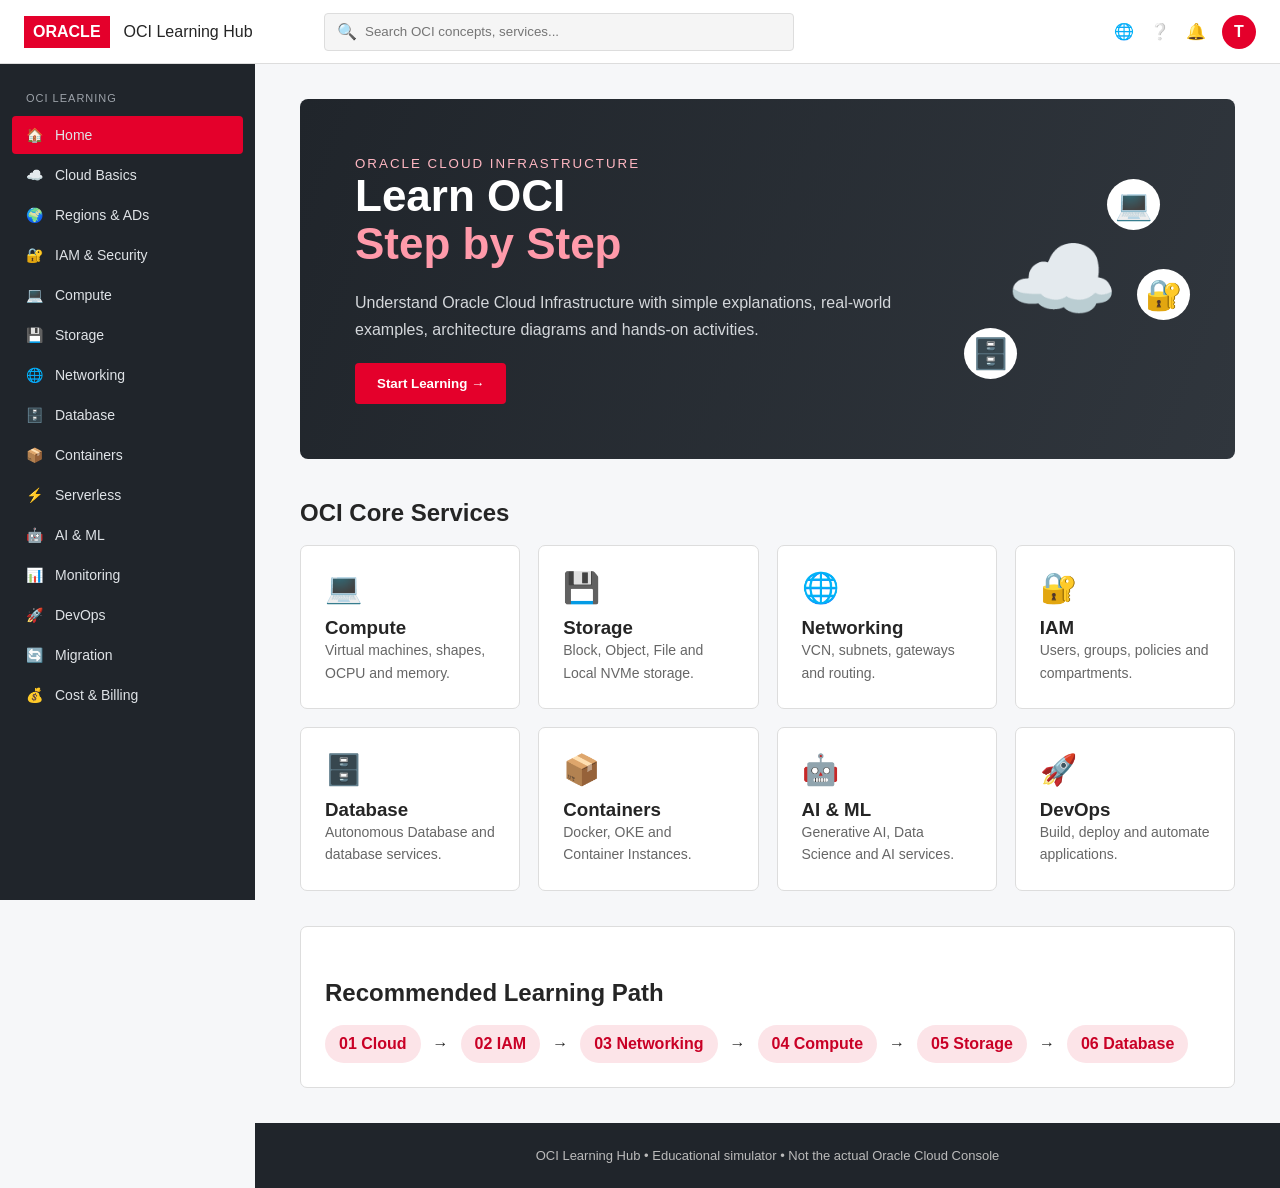
<file: oci-learning-hub/index.html>
<!DOCTYPE html>
<html lang="en">
<head>
<meta charset="UTF-8">
<meta name="viewport" content="width=device-width,initial-scale=1.0">
<title>OCI Learning Hub</title>
<link rel="stylesheet" href="style.css">
</head>
<body>
<header class="topbar">
  <div class="brand"><b>ORACLE</b><span>OCI Learning Hub</span></div>
  <div class="search"><span>🔍</span><input id="searchInput" placeholder="Search OCI concepts, services..."></div>
  <div class="right">🌐　❔　🔔　<strong>T</strong></div>
</header>
<div class="layout">
<aside class="sidebar">
<div class="title">OCI LEARNING</div>
<button class="menu active" onclick="showSection('home')">🏠 <span>Home</span></button><button class="menu " onclick="showSection('cloud')">☁️ <span>Cloud Basics</span></button><button class="menu " onclick="showSection('regions')">🌍 <span>Regions & ADs</span></button><button class="menu " onclick="showSection('iam')">🔐 <span>IAM & Security</span></button><button class="menu " onclick="showSection('compute')">💻 <span>Compute</span></button><button class="menu " onclick="showSection('storage')">💾 <span>Storage</span></button><button class="menu " onclick="showSection('network')">🌐 <span>Networking</span></button><button class="menu " onclick="showSection('database')">🗄️ <span>Database</span></button><button class="menu " onclick="showSection('containers')">📦 <span>Containers</span></button><button class="menu " onclick="showSection('serverless')">⚡ <span>Serverless</span></button><button class="menu " onclick="showSection('ai')">🤖 <span>AI & ML</span></button><button class="menu " onclick="showSection('monitoring')">📊 <span>Monitoring</span></button><button class="menu " onclick="showSection('devops')">🚀 <span>DevOps</span></button><button class="menu " onclick="showSection('migration')">🔄 <span>Migration</span></button><button class="menu " onclick="showSection('billing')">💰 <span>Cost & Billing</span></button>
</aside>
<main class="content">

<section id="home" class="page active">
<div class="hero"><div><small>ORACLE CLOUD INFRASTRUCTURE</small><h1>Learn OCI<br><em>Step by Step</em></h1><p>Understand Oracle Cloud Infrastructure with simple explanations, real-world examples, architecture diagrams and hands-on activities.</p><button onclick="showSection('cloud')">Start Learning →</button></div><div class="orb">☁️<i>💻</i><i>🗄️</i><i>🔐</i></div></div>
<h2>OCI Core Services</h2>
<div class="cards"><article onclick="showSection('compute')"><big>💻</big><h3>Compute</h3><p>Virtual machines, shapes, OCPU and memory.</p></article><article onclick="showSection('storage')"><big>💾</big><h3>Storage</h3><p>Block, Object, File and Local NVMe storage.</p></article><article onclick="showSection('network')"><big>🌐</big><h3>Networking</h3><p>VCN, subnets, gateways and routing.</p></article><article onclick="showSection('iam')"><big>🔐</big><h3>IAM</h3><p>Users, groups, policies and compartments.</p></article><article onclick="showSection('database')"><big>🗄️</big><h3>Database</h3><p>Autonomous Database and database services.</p></article><article onclick="showSection('containers')"><big>📦</big><h3>Containers</h3><p>Docker, OKE and Container Instances.</p></article><article onclick="showSection('ai')"><big>🤖</big><h3>AI & ML</h3><p>Generative AI, Data Science and AI services.</p></article><article onclick="showSection('devops')"><big>🚀</big><h3>DevOps</h3><p>Build, deploy and automate applications.</p></article></div>
<div class="path"><h2>Recommended Learning Path</h2><div class="flow"><b>01 Cloud</b> → <b>02 IAM</b> → <b>03 Networking</b> → <b>04 Compute</b> → <b>05 Storage</b> → <b>06 Database</b></div></div>
</section>

<section id="cloud" class="page"><h1>☁️ Cloud Computing Basics</h1><p class="intro">Cloud computing means using computing resources over the Internet instead of purchasing and maintaining physical infrastructure yourself.</p><div class="box"><h2>What is Cloud Computing?</h2><p>Instead of buying a physical server, you rent computing resources from a cloud provider.</p><div class="example"><b>Simple Example</b><br>Your laptop → Physical computer<br>OCI Compute Instance → Cloud computer</div></div><h2>Cloud Service Models</h2><div class="cols"><div><h3>IaaS</h3><p>Infrastructure as a Service</p><b>Example:</b> OCI Compute</div><div><h3>PaaS</h3><p>Platform as a Service</p><b>Example:</b> Autonomous Database</div><div><h3>SaaS</h3><p>Software as a Service</p><b>Example:</b> Cloud applications</div></div></section>

<section id="regions" class="page"><h1>🌍 OCI Regions & Availability Domains</h1><p class="intro">OCI infrastructure is organized into Regions, Availability Domains and Fault Domains.</p><div class="cards"><article><big>🌍</big><h3>Region</h3><p>Geographical area containing OCI infrastructure.</p></article><article><big>🏢</big><h3>Availability Domain</h3><p>Isolated data center group inside an OCI Region.</p></article><article><big>🏗️</big><h3>Fault Domain</h3><p>Grouping of hardware designed to reduce impact of hardware failures.</p></article></div><div class="architecture"><b>🌍 Region</b><span>↓</span><b>🏢 Availability Domain</b><span>↓</span><b>🏗️ Fault Domain</b><span>↓</span><b>💻 Compute Instance</b></div></section>

<section id="iam" class="page"><h1>🔐 Identity & Access Management</h1><p class="intro">IAM controls who can access OCI resources and what they are allowed to do.</p><div class="cards"><article><big>👤</big><h3>User</h3><p>Individual identity.</p></article><article><big>👥</big><h3>Group</h3><p>Collection of users.</p></article><article><big>📜</big><h3>Policy</h3><p>Defines permissions.</p></article><article><big>📁</big><h3>Compartment</h3><p>Logical resource container.</p></article><article><big>🔑</big><h3>API Key</h3><p>Programmatic authentication.</p></article><article><big>🤖</big><h3>Dynamic Group</h3><p>Allows OCI resources to act as principals.</p></article></div><div class="architecture">👤 User　→　👥 Group　→　📜 Policy　→　📁 Compartment　→　☁️ OCI Resource</div></section>

<section id="compute" class="page"><h1>💻 OCI Compute</h1><p class="intro">Compute provides virtual or physical servers that run applications and workloads.</p><div class="cards"><article><big>💻</big><h3>Compute Instance</h3><p>A virtual or physical server running inside OCI.</p></article><article><big>⚙️</big><h3>Shape</h3><p>Defines CPU and memory configuration.</p></article><article><big>🧠</big><h3>OCPU</h3><p>Oracle Cloud CPU unit.</p></article><article><big>💾</big><h3>Memory</h3><p>RAM allocated to the instance.</p></article></div><div class="console"><header><b>Create Compute Instance</b><span>OCI Console Style</span></header><label>Name <input value="WebServer-01" readonly></label><label>Image <select><option>Oracle Linux</option><option>Ubuntu</option><option>Windows</option></select></label><label>Shape <select><option>VM.Standard.E5.Flex</option><option>VM.Standard.E4.Flex</option></select></label><div class="stats"><b>OCPU<strong>2</strong></b><b>Memory<strong>16 GB</strong></b><b>Network<strong>1 Gbps</strong></b></div></div></section>

<section id="storage" class="page"><h1>💾 OCI Storage</h1><p class="intro">OCI provides different storage services for different types of data.</p><div class="cards"><article><big>💿</big><h3>Block Volume</h3><p>Persistent disk storage attached to Compute.</p></article><article><big>🪣</big><h3>Object Storage</h3><p>Stores files and unstructured data as objects.</p></article><article><big>📂</big><h3>File Storage</h3><p>Shared file system for multiple instances.</p></article><article><big>⚡</big><h3>Local NVMe</h3><p>Very fast local storage on supported shapes.</p></article></div></section>

<section id="network" class="page"><h1>🌐 OCI Networking</h1><p class="intro">Networking connects OCI resources with users, the Internet and other networks.</p><div class="cards"><article><big>🌐</big><h3>VCN</h3><p>Your private network inside OCI.</p></article><article><big>📡</big><h3>Subnet</h3><p>Subdivision of a VCN.</p></article><article><big>🌍</big><h3>Internet Gateway</h3><p>Connects public resources to the Internet.</p></article><article><big>🔒</big><h3>NAT Gateway</h3><p>Private resources can access the Internet without inbound connections.</p></article><article><big>🛣️</big><h3>Route Table</h3><p>Determines where traffic should go.</p></article><article><big>🛡️</big><h3>Security List</h3><p>Controls allowed network traffic.</p></article></div><div class="network"><b>🌍 Internet</b><span>↓</span><b>🌐 Internet Gateway</b><span>↓</span><div><strong>VCN</strong><section><div>Public Subnet<br>💻 Web Server</div><div>Private Subnet<br>🗄️ Database</div></section></div></div></section>

<section id="database" class="page"><h1>🗄️ OCI Database</h1><p class="intro">OCI provides managed database services for enterprise applications.</p><div class="cards"><article><big>⚡</big><h3>Autonomous Database</h3><p>Oracle-managed database with automated administration.</p></article><article><big>🗄️</big><h3>Base Database Service</h3><p>Managed Oracle database deployment.</p></article><article><big>🔥</big><h3>MySQL HeatWave</h3><p>MySQL with integrated analytics capabilities.</p></article><article><big>📦</big><h3>NoSQL Database</h3><p>Distributed database for flexible application data.</p></article></div></section>

<section id="containers" class="page"><h1>📦 Containers & Kubernetes</h1><p class="intro">Containers package applications and dependencies so they can run consistently.</p><div class="cols"><div><h3>Docker</h3><p>Build and run containers.</p></div><div><h3>Container Instances</h3><p>Run containers without managing servers directly.</p></div><div><h3>OKE</h3><p>Oracle Kubernetes Engine for container orchestration.</p></div></div><div class="architecture"><h2>☸️ Kubernetes Cluster</h2><div class="nodes"><div>Node 1<br>📦 Pod<br>📦 Pod</div><div>Node 2<br>📦 Pod<br>📦 Pod</div><div>Node 3<br>📦 Pod<br>📦 Pod</div></div></div></section>

<section id="serverless" class="page"><h1>⚡ Serverless</h1><p class="intro">Run application logic without managing servers directly.</p><div class="cols"><div><h3>OCI Functions</h3><p>Run code in response to events.</p></div><div><h3>API Gateway</h3><p>Create and manage APIs.</p></div><div><h3>Events</h3><p>Detect resource changes and trigger actions.</p></div></div></section>

<section id="ai" class="page"><h1>🤖 AI & Machine Learning</h1><p class="intro">OCI provides services for artificial intelligence, machine learning and generative AI.</p><div class="cards"><article><big>🤖</big><h3>Generative AI</h3><p>Build applications using generative AI capabilities.</p></article><article><big>🧠</big><h3>Data Science</h3><p>Build, train and deploy ML models.</p></article><article><big>🔎</big><h3>AI Services</h3><p>Pre-trained capabilities for language, vision and more.</p></article><article><big>📚</big><h3>Model Catalog</h3><p>Manage and organize ML models.</p></article></div></section>

<section id="monitoring" class="page"><h1>📊 Monitoring & Management</h1><p class="intro">Monitor OCI resources, collect logs and configure alerts.</p><div class="cols"><div><h3>Monitoring</h3><p>Collect resource metrics.</p></div><div><h3>Logging</h3><p>Collect and analyze logs.</p></div><div><h3>Alarms</h3><p>Notify when metrics cross thresholds.</p></div></div></section>

<section id="devops" class="page"><h1>🚀 OCI DevOps</h1><p class="intro">Build, test and deploy applications using CI/CD workflows.</p><div class="architecture">👨‍💻 Code → 📁 Repository → 🔨 Build → 🧪 Test → 🚀 Deploy</div></section>

<section id="migration" class="page"><h1>🔄 OCI Migration</h1><p class="intro">Migration means moving applications, databases or data to another environment.</p><div class="cols"><div><h3>Rehost</h3><p>Move with minimal changes.</p></div><div><h3>Replatform</h3><p>Move with selected cloud optimizations.</p></div><div><h3>Refactor</h3><p>Redesign for cloud-native capabilities.</p></div></div></section>

<section id="billing" class="page"><h1>💰 Cost & Billing</h1><p class="intro">OCI provides tools to understand and manage cloud usage and costs.</p><div class="cards"><article><big>🆓</big><h3>Free Tier</h3><p>Selected services can be used within applicable limits.</p></article><article><big>💳</big><h3>Pay As You Go</h3><p>Pay based on resource usage.</p></article><article><big>📊</big><h3>Cost Analysis</h3><p>Analyze usage and spending.</p></article><article><big>🎯</big><h3>Budgets</h3><p>Set spending targets and monitor usage.</p></article></div></section>

<section id="searchResults" class="page"><h1>🔎 Search Results</h1><div id="results"></div></section>
</main></div>
<footer>OCI Learning Hub • Educational simulator • Not the actual Oracle Cloud Console</footer>
<script src="script.js"></script>
</body></html>
</file>
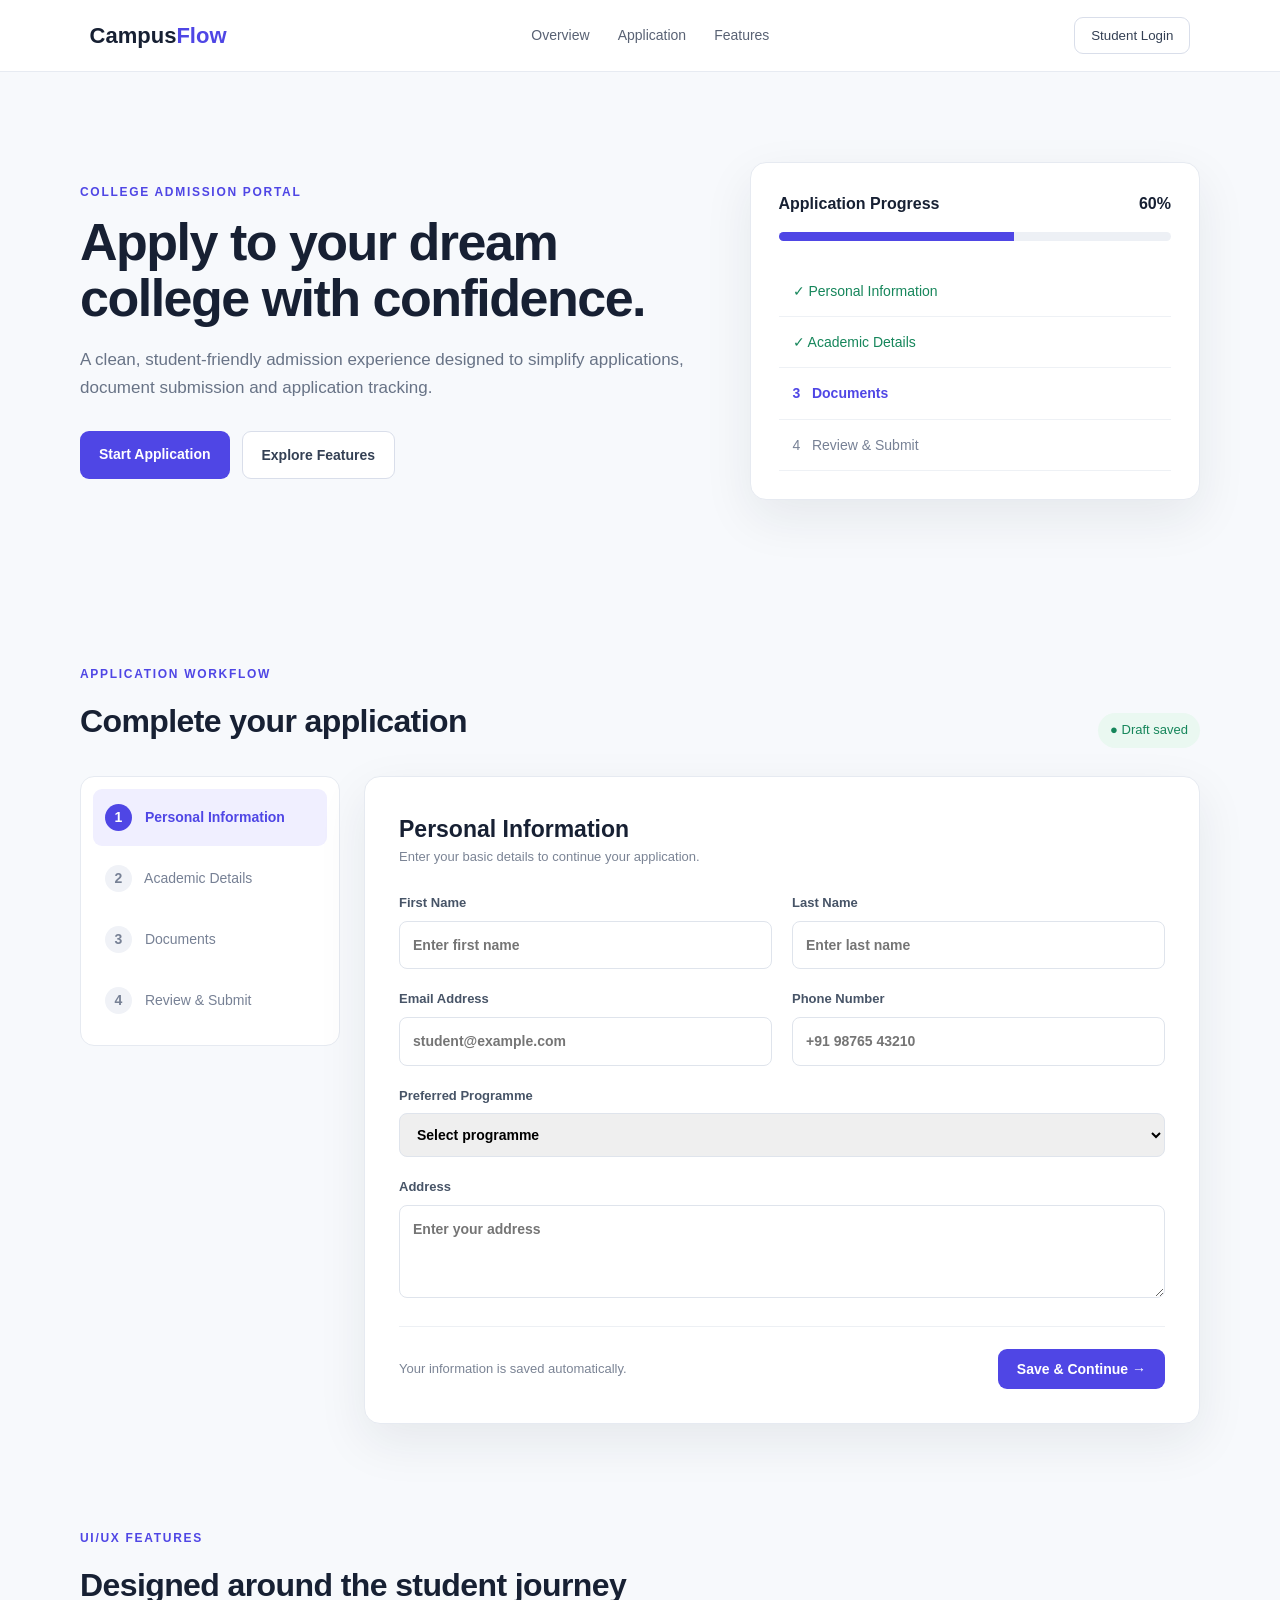
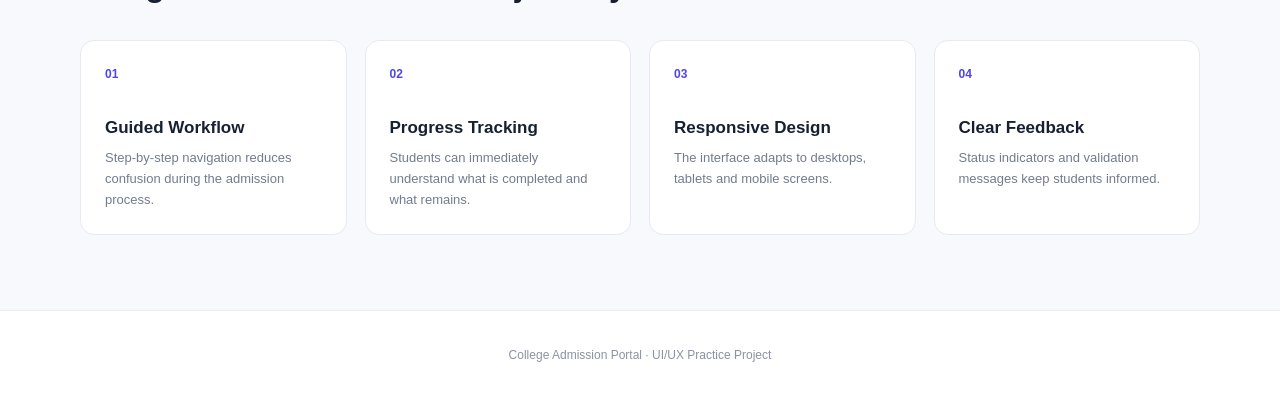
<file: ui-ux-college-admission/index.html>
<!DOCTYPE html>
<html lang="en">
<head>
  <meta charset="UTF-8">
  <meta name="viewport" content="width=device-width, initial-scale=1.0">
  <title>College Admission Portal | UI/UX Project</title>
  <link rel="stylesheet" href="style.css">
</head>
<body>
  <header class="topbar">
    <div class="brand">Campus<span>Flow</span></div>
    <nav>
      <a href="#overview">Overview</a>
      <a href="#application">Application</a>
      <a href="#features">Features</a>
    </nav>
    <button class="login-btn">Student Login</button>
  </header>

  <main>
    <section class="hero" id="overview">
      <div>
        <p class="eyebrow">COLLEGE ADMISSION PORTAL</p>
        <h1>Apply to your dream college with confidence.</h1>
        <p class="hero-text">A clean, student-friendly admission experience designed to simplify applications, document submission and application tracking.</p>
        <div class="hero-actions">
          <a class="primary-btn" href="#application">Start Application</a>
          <a class="secondary-btn" href="#features">Explore Features</a>
        </div>
      </div>
      <div class="hero-card">
        <div class="card-head">
          <span>Application Progress</span><strong>60%</strong>
        </div>
        <div class="progress"><span></span></div>
        <div class="step done">✓ Personal Information</div>
        <div class="step done">✓ Academic Details</div>
        <div class="step active">3&nbsp;&nbsp; Documents</div>
        <div class="step">4&nbsp;&nbsp; Review & Submit</div>
      </div>
    </section>

    <section class="section" id="application">
      <div class="section-title">
        <div>
          <p class="eyebrow">APPLICATION WORKFLOW</p>
          <h2>Complete your application</h2>
        </div>
        <span class="status" id="applicationStatus">● Draft saved</span>
      </div>

      <div class="form-layout">
        <aside class="sidebar">
          <div class="side-item active"><b>1</b> Personal Information</div>
          <div class="side-item"><b>2</b> Academic Details</div>
          <div class="side-item"><b>3</b> Documents</div>
          <div class="side-item"><b>4</b> Review & Submit</div>
        </aside>

        <div class="form-card">
          <h3>Personal Information</h3>
          <p class="muted">Enter your basic details to continue your application.</p>
          <form id="admissionForm">
            <div class="grid">
              <label>First Name
                <input name="firstName" required type="text" placeholder="Enter first name">
              </label>
              <label>Last Name
                <input name="lastName" required type="text" placeholder="Enter last name">
              </label>
              <label>Email Address
                <input name="email" required type="email" placeholder="student@example.com">
              </label>
              <label>Phone Number
                <input name="phone" required type="tel" placeholder="+91 98765 43210">
              </label>
              <label class="full">Preferred Programme
                <select name="programme" required>
                  <option value="">Select programme</option>
                  <option>B.Sc. Computer Science</option>
                  <option>BCA</option>
                  <option>B.Com</option>
                  <option>BBA</option>
                </select>
              </label>
              <label class="full">Address
                <textarea name="address" rows="3" placeholder="Enter your address"></textarea>
              </label>
            </div>
            <div class="form-footer">
              <span class="muted">Your information is saved automatically.</span>
              <button class="primary-btn" type="submit">Save & Continue →</button>
            </div>
          </form>
        </div>
      </div>
    </section>

    <section class="section features" id="features">
      <p class="eyebrow">UI/UX FEATURES</p>
      <h2>Designed around the student journey</h2>
      <div class="feature-grid">
        <article><div class="icon">01</div><h3>Guided Workflow</h3><p>Step-by-step navigation reduces confusion during the admission process.</p></article>
        <article><div class="icon">02</div><h3>Progress Tracking</h3><p>Students can immediately understand what is completed and what remains.</p></article>
        <article><div class="icon">03</div><h3>Responsive Design</h3><p>The interface adapts to desktops, tablets and mobile screens.</p></article>
        <article><div class="icon">04</div><h3>Clear Feedback</h3><p>Status indicators and validation messages keep students informed.</p></article>
      </div>
    </section>
  </main>

  <footer>College Admission Portal · UI/UX Practice Project</footer>
  <script src="script.js"></script>
</body>
</html>
</file>
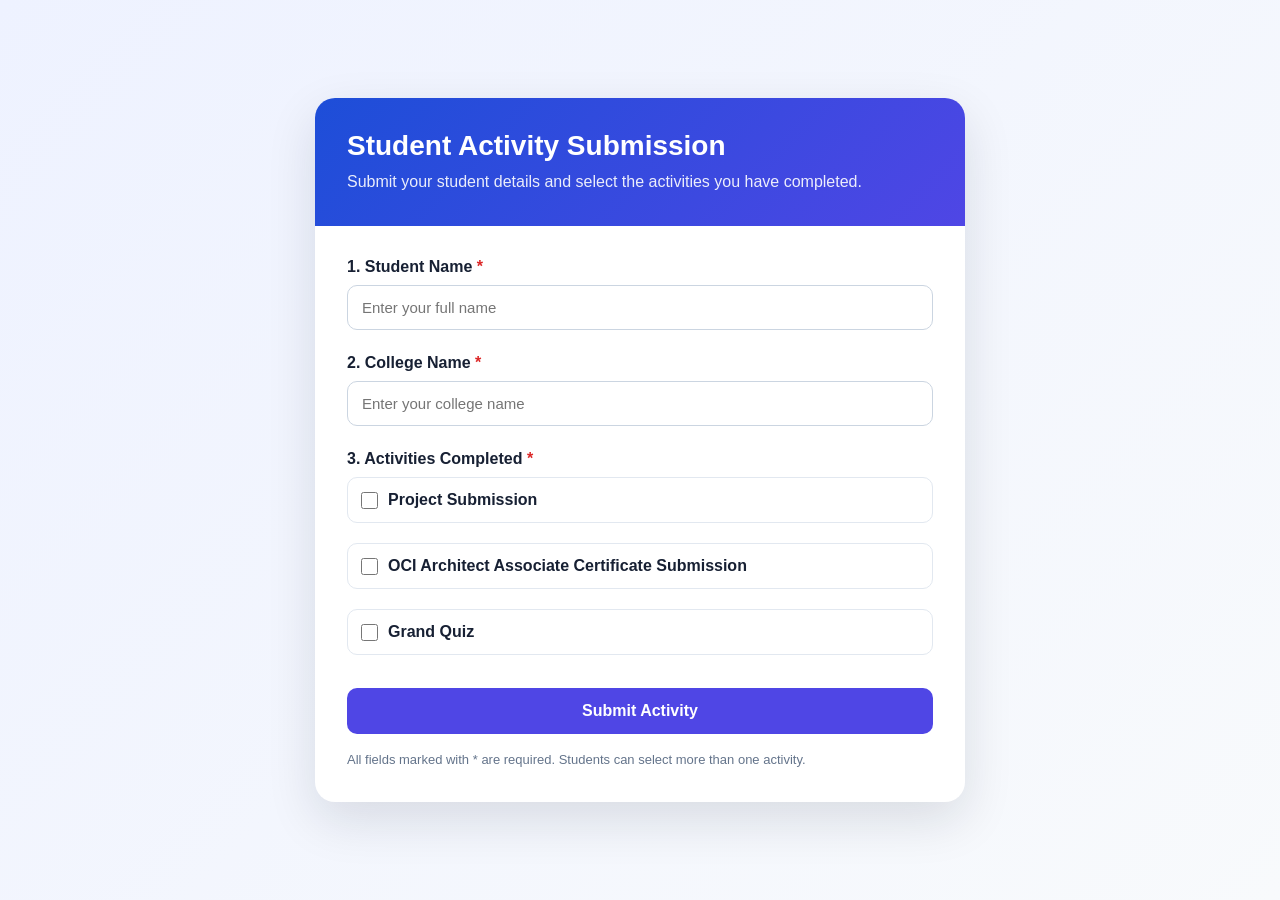
<file: activity-form.html>
<!DOCTYPE html>
<html lang="en">
<head>
<meta charset="UTF-8">
<meta name="viewport" content="width=device-width, initial-scale=1.0">
<title>Student Activity Submission</title>
<style>
*{box-sizing:border-box;margin:0;padding:0}
body{font-family:Arial,Helvetica,sans-serif;min-height:100vh;background:linear-gradient(135deg,#eef2ff,#f8fafc);display:flex;align-items:center;justify-content:center;padding:24px;color:#172033}
.container{width:100%;max-width:650px;background:#fff;border-radius:20px;box-shadow:0 18px 50px rgba(15,23,42,.12);overflow:hidden}
.header{padding:32px;background:linear-gradient(135deg,#1d4ed8,#4f46e5);color:#fff}
.header h1{font-size:28px;margin-bottom:8px}.header p{opacity:.9;line-height:1.5}
.form{padding:32px}.field{margin-bottom:24px}label{display:block;font-weight:700;margin-bottom:9px}.required{color:#dc2626}
input[type=text]{width:100%;padding:13px 14px;border:1px solid #cbd5e1;border-radius:10px;font-size:15px;outline:none}input[type=text]:focus{border-color:#4f46e5;box-shadow:0 0 0 3px rgba(79,70,229,.12)}
.options{display:grid;gap:11px}.option{display:flex;align-items:center;gap:10px;padding:13px;border:1px solid #e2e8f0;border-radius:10px;cursor:pointer}.option:hover{background:#f8fafc}.option input{width:17px;height:17px}
button{width:100%;padding:14px;border:0;border-radius:10px;background:#4f46e5;color:#fff;font-size:16px;font-weight:700;cursor:pointer}button:hover{background:#4338ca}
.note{margin-top:16px;font-size:13px;color:#64748b;line-height:1.5}.message{display:none;margin-top:18px;padding:13px;border-radius:10px;background:#ecfdf5;color:#166534;font-weight:600}
@media(max-width:520px){.header,.form{padding:24px}.header h1{font-size:23px}}
</style>
</head>
<body>
<div class="container">
  <div class="header">
    <h1>Student Activity Submission</h1>
    <p>Submit your student details and select the activities you have completed.</p>
  </div>
  <iframe name="submitFrame" id="submitFrame" style="display:none;"></iframe>
  <form class="form" id="activityForm" action="https://script.google.com/macros/s/AKfycbzEyWtr36naCHJb-gtcTUnySjlO7CGkBERlfejY4Lt8jMHTeFuPQxyIF5UcrjYH0Wx3-g/exec" method="POST" target="submitFrame" onsubmit="return prepareSubmission(this);">
    <div class="field">
      <label for="studentName">1. Student Name <span class="required">*</span></label>
      <input id="studentName" name="studentName" type="text" placeholder="Enter your full name" required>
    </div>
    <div class="field">
      <label for="collegeName">2. College Name <span class="required">*</span></label>
      <input id="collegeName" name="collegeName" type="text" placeholder="Enter your college name" required>
    </div>
    <div class="field">
      <label>3. Activities Completed <span class="required">*</span></label>
      <div class="options">
        <label class="option"><input type="checkbox" name="projectSubmission" value="Yes"> Project Submission</label>
        <label class="option"><input type="checkbox" name="ociCertificate" value="Yes"> OCI Architect Associate Certificate Submission</label>
        <label class="option"><input type="checkbox" name="grandQuiz" value="Yes"> Grand Quiz</label>
      </div>
    </div>
    <button type="submit" id="submitButton">Submit Activity</button>
    <div class="message" id="message">Submission saved successfully. Thank you!</div>
    <p class="note">All fields marked with * are required. Students can select more than one activity.</p>
  </form>
</div>
<script>
function prepareSubmission(form){
  const activities = form.querySelectorAll('input[type="checkbox"]:checked');
  if(activities.length === 0){
    alert('Please select at least one activity.');
    return false;
  }

  const button = document.getElementById('submitButton');
  button.disabled = true;
  button.textContent = 'Submitting...';

  setTimeout(function(){
    document.getElementById('message').style.display = 'block';
    form.reset();
    button.disabled = false;
    button.textContent = 'Submit Activity';
  }, 800);

  return true;
}
</script>
</body>
</html>
</file>
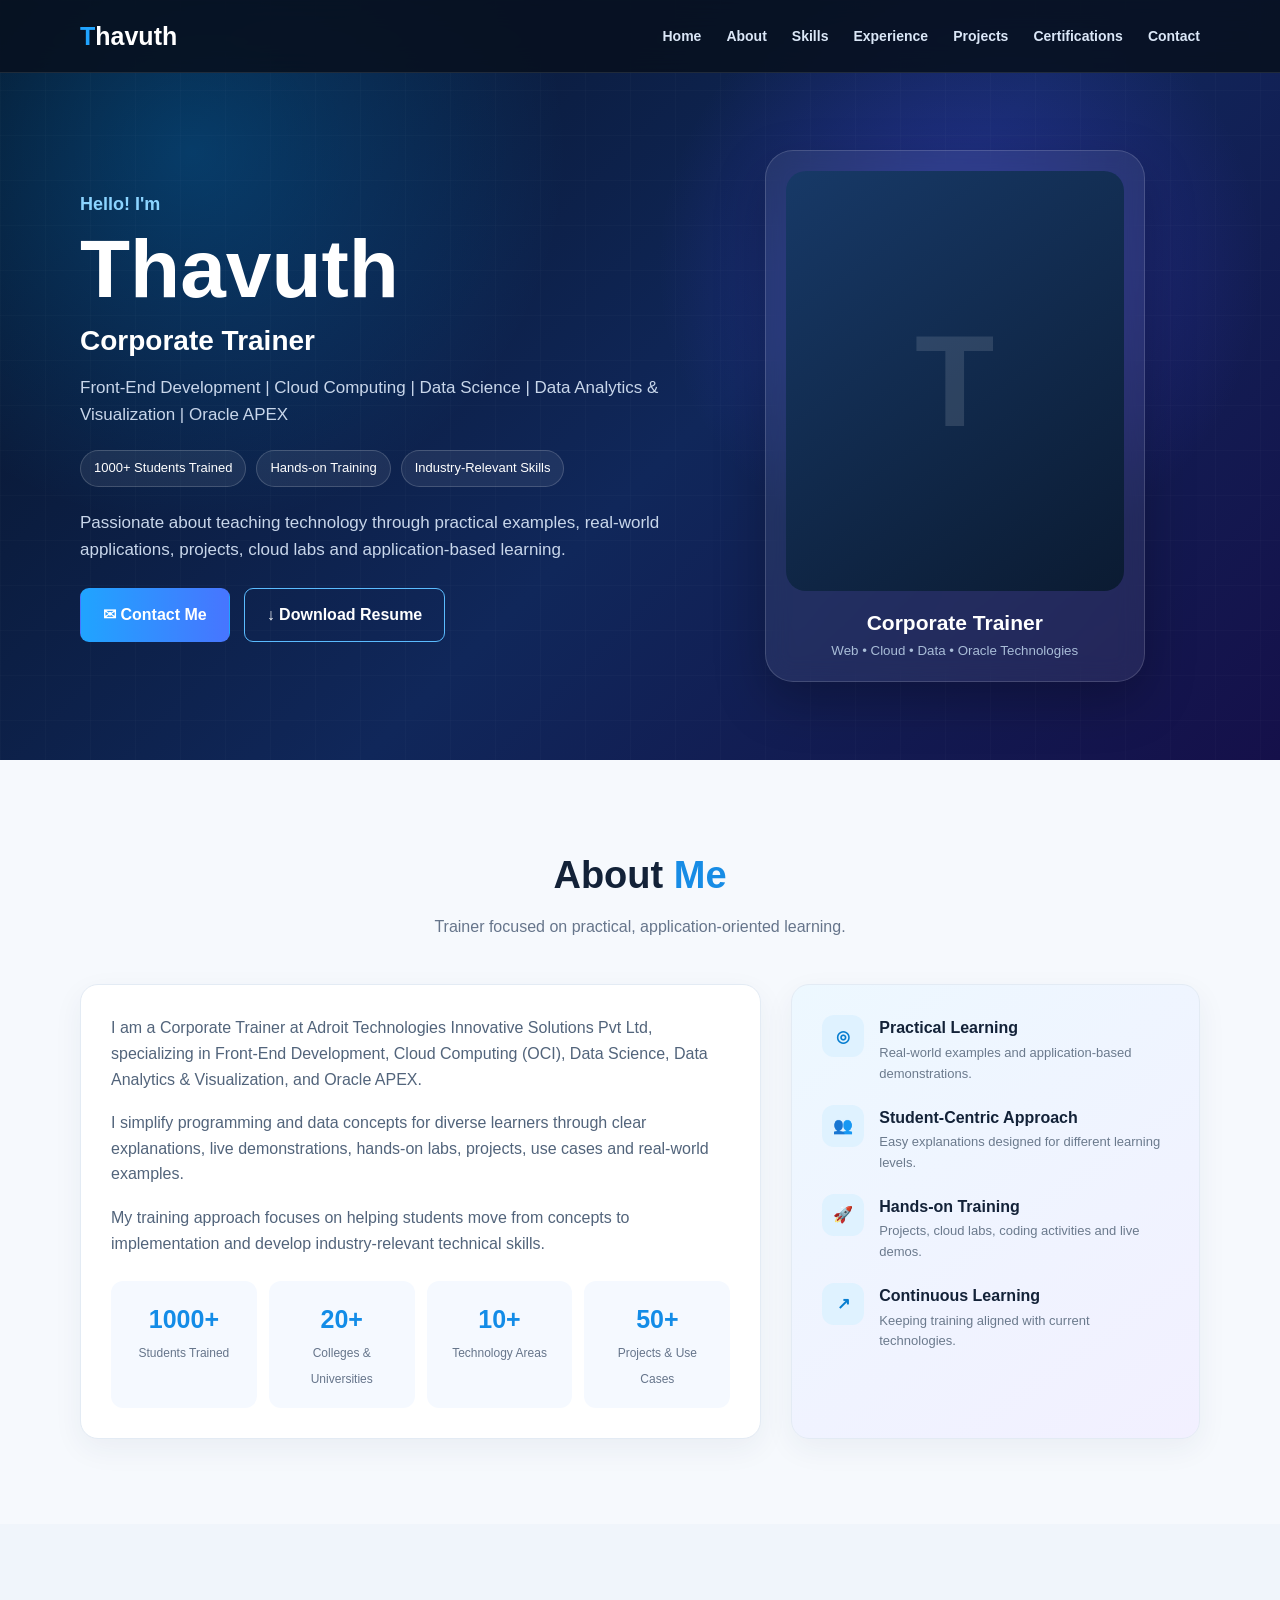
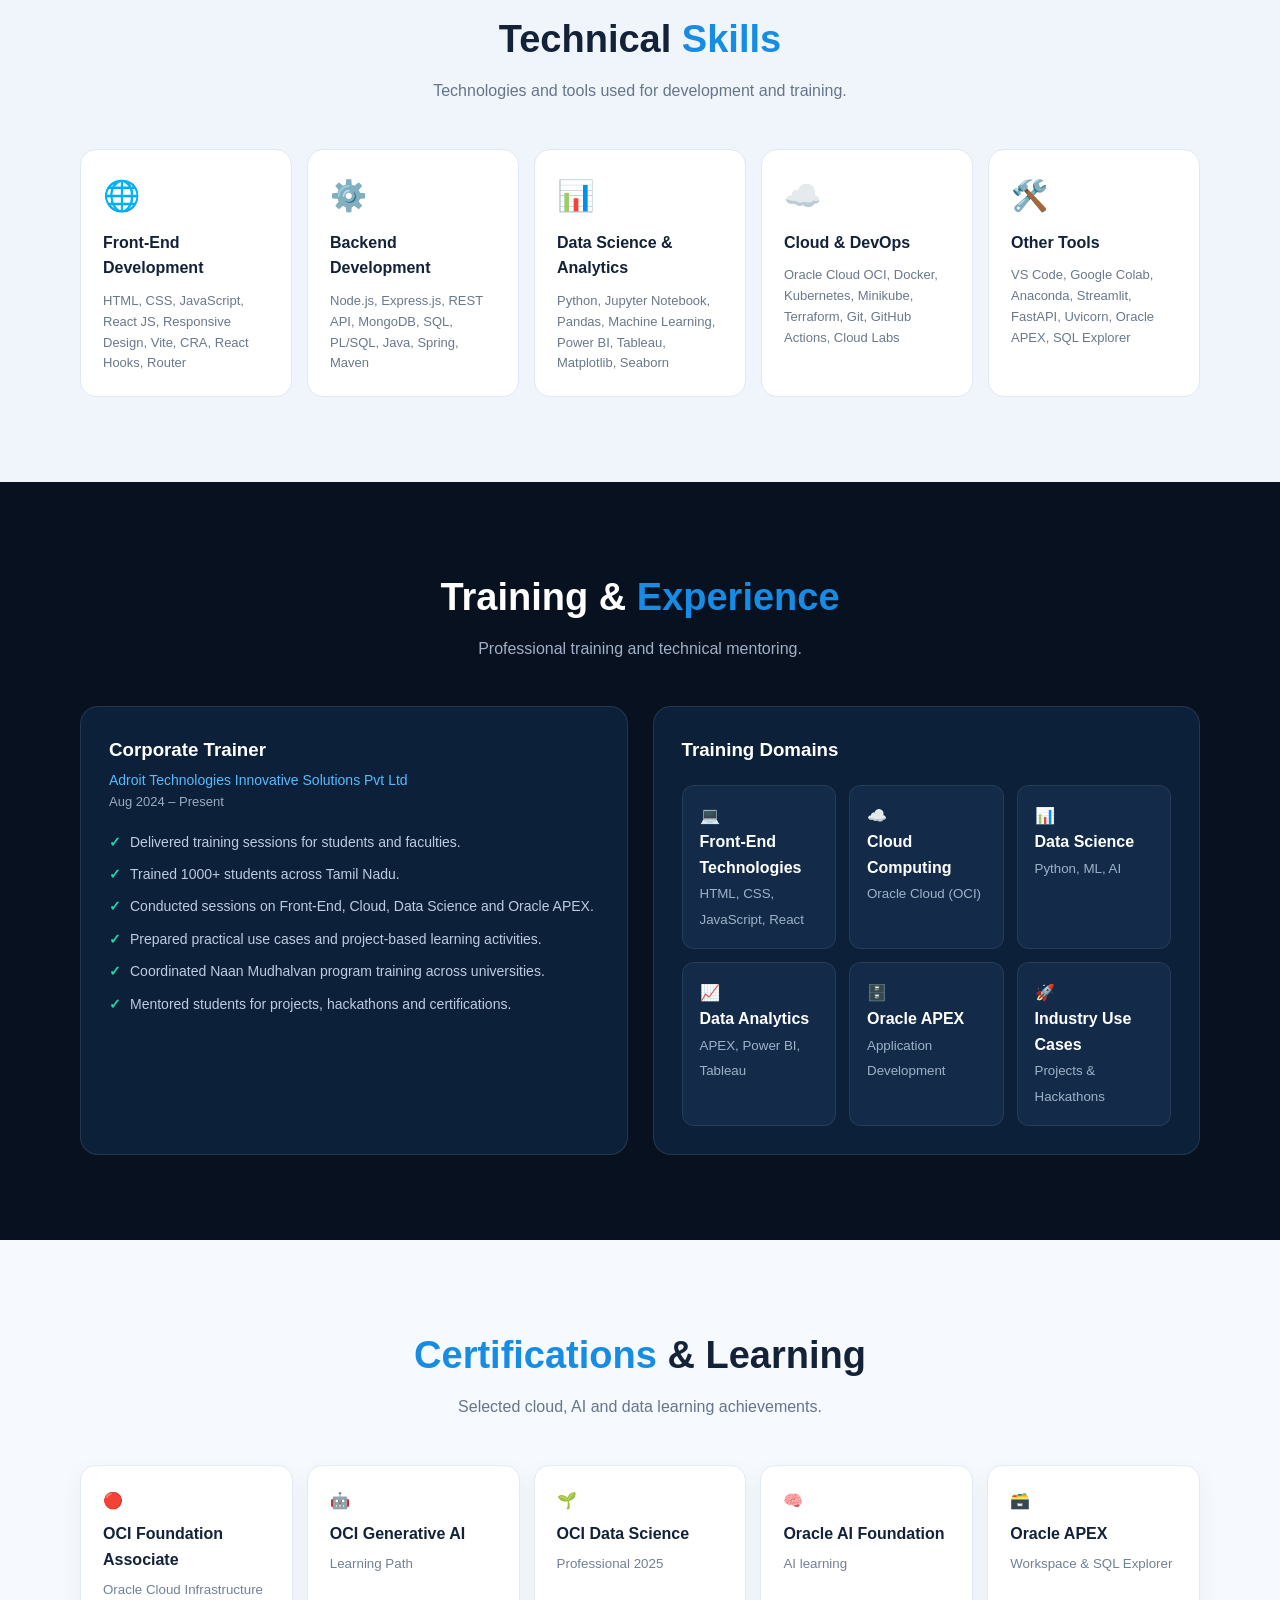
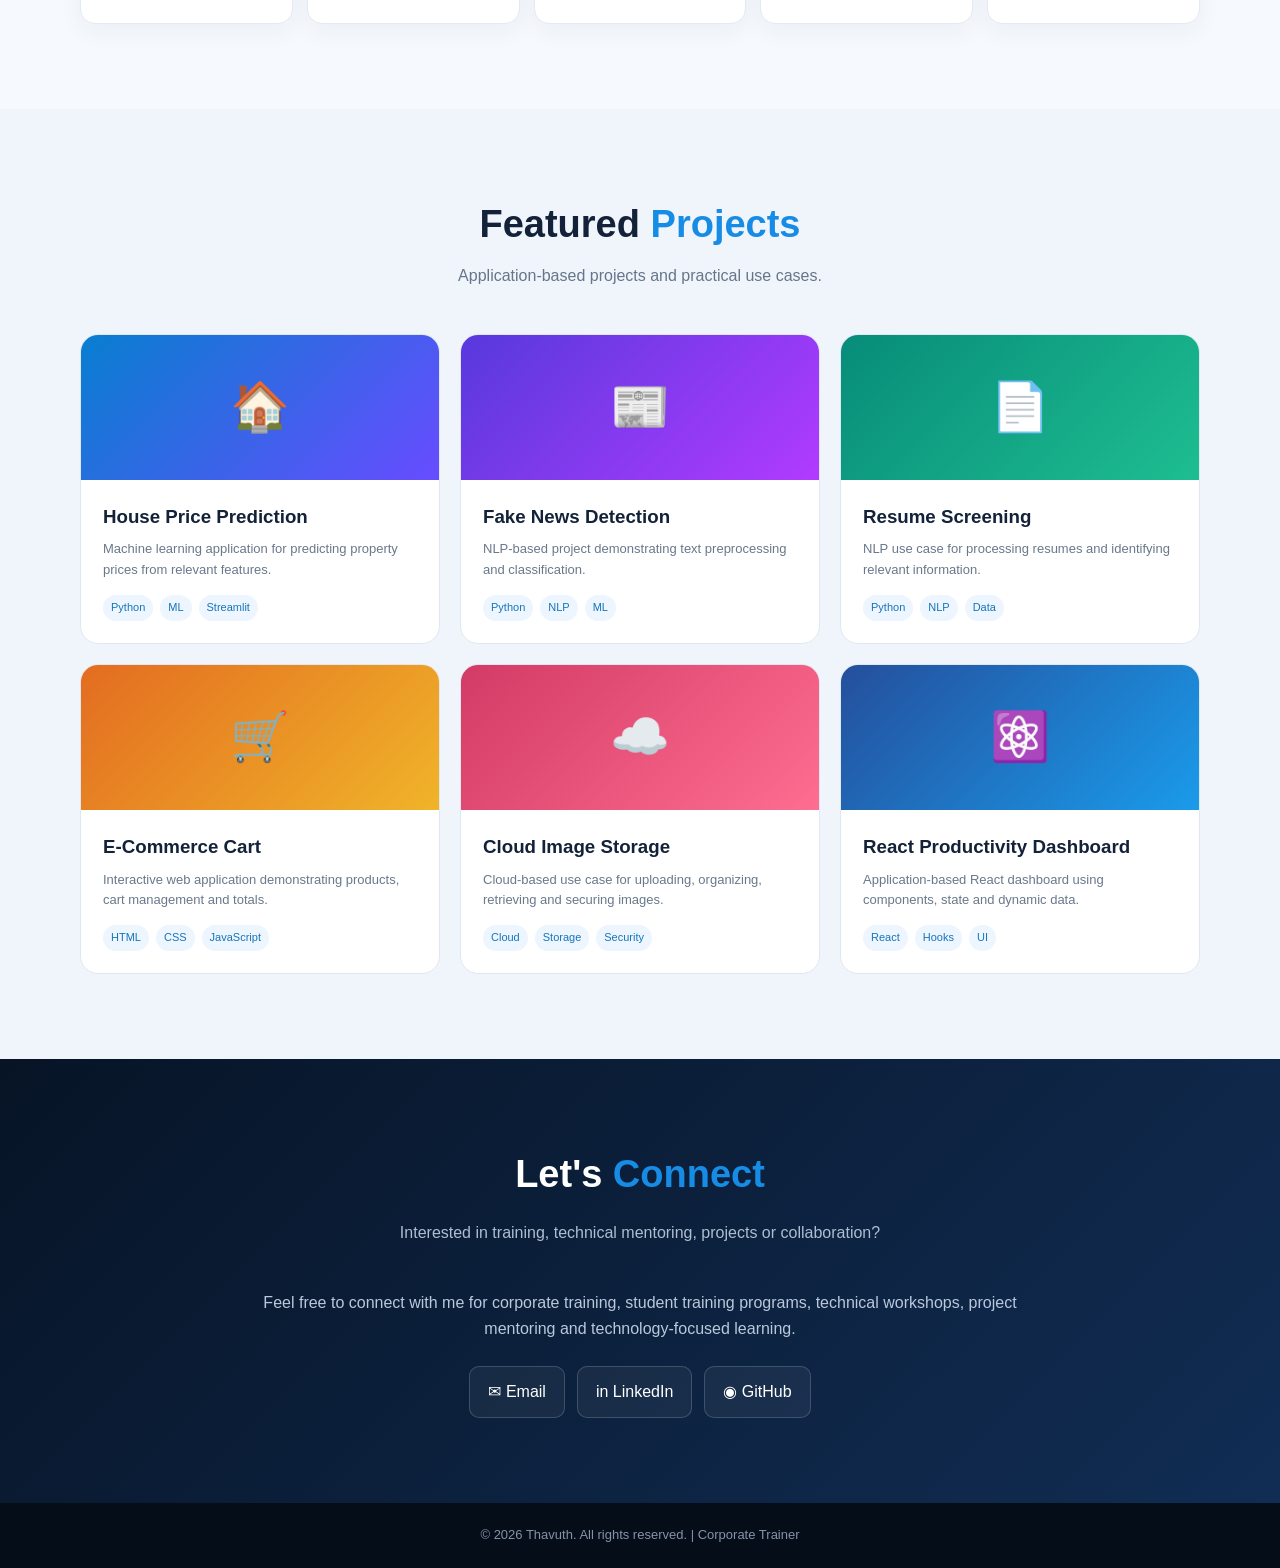
<file: Thavuth_Portfolio.html>
<!DOCTYPE html>
<html lang="en">
<head>
<meta charset="UTF-8">
<meta name="viewport" content="width=device-width, initial-scale=1.0">
<meta name="description" content="Thavuth - Corporate Trainer Portfolio">
<title>Thavuth | Corporate Trainer</title>

<style>
:root{
  --bg:#07111f;
  --bg2:#0b1930;
  --card:#10233d;
  --text:#f5f8ff;
  --muted:#aab9d0;
  --primary:#20a4ff;
  --secondary:#7c5cff;
  --accent:#22d3a6;
  --white:#fff;
  --border:rgba(255,255,255,.1);
  --shadow:0 20px 50px rgba(0,0,0,.25);
}
*{margin:0;padding:0;box-sizing:border-box;scroll-behavior:smooth}
body{
  font-family:Inter,Segoe UI,Arial,sans-serif;
  background:#f6f9fd;color:#132238;line-height:1.6;
}
a{text-decoration:none;color:inherit}
.container{width:min(1120px,92%);margin:auto}
nav{
  position:fixed;top:0;left:0;right:0;z-index:1000;
  background:rgba(7,17,31,.88);backdrop-filter:blur(14px);
  border-bottom:1px solid var(--border)
}
.navbar{height:72px;display:flex;align-items:center;justify-content:space-between}
.logo{font-size:25px;font-weight:800;color:white}.logo span{color:var(--primary)}
.nav-links{display:flex;gap:25px;list-style:none}
.nav-links a{color:#dbe7f7;font-size:14px;font-weight:600;transition:.25s}
.nav-links a:hover{color:#45b8ff}
.menu{display:none;color:white;font-size:28px;cursor:pointer}

.hero{
  min-height:760px;padding-top:72px;display:flex;align-items:center;
  color:white;overflow:hidden;position:relative;
  background:
    radial-gradient(circle at 75% 35%,rgba(80,71,255,.35),transparent 28%),
    radial-gradient(circle at 15% 20%,rgba(0,164,255,.25),transparent 30%),
    linear-gradient(135deg,#061326,#10275a 55%,#15104a);
}
.hero:before{
 content:"";position:absolute;inset:0;opacity:.12;
 background-image:linear-gradient(rgba(255,255,255,.15) 1px,transparent 1px),
 linear-gradient(90deg,rgba(255,255,255,.15) 1px,transparent 1px);
 background-size:45px 45px;
}
.hero-grid{position:relative;display:grid;grid-template-columns:1.1fr .9fr;align-items:center;gap:30px}
.hello{font-size:18px;color:#8bd4ff;font-weight:600}
.hero h1{font-size:clamp(48px,7vw,82px);line-height:1.02;margin:8px 0}
.hero h2{font-size:28px;color:#fff;margin-bottom:10px}
.hero p{color:#c8d6ea;max-width:650px;font-size:17px}
.tags{display:flex;flex-wrap:wrap;gap:10px;margin:22px 0}
.tag{padding:7px 13px;border:1px solid rgba(255,255,255,.17);border-radius:30px;background:rgba(255,255,255,.07);font-size:13px}
.buttons{display:flex;gap:14px;margin-top:25px;flex-wrap:wrap}
.btn{padding:13px 22px;border-radius:9px;font-weight:700;border:1px solid transparent;transition:.25s}
.btn-primary{background:linear-gradient(90deg,var(--primary),#4775ff);color:white}
.btn-outline{border-color:#5bbcff;color:white}
.btn:hover{transform:translateY(-3px);box-shadow:0 10px 25px rgba(32,164,255,.2)}

.profile{
 display:flex;justify-content:center;align-items:center
}
.profile-card{
 width:min(380px,90%);padding:20px;border:1px solid rgba(255,255,255,.15);
 border-radius:28px;background:rgba(255,255,255,.07);backdrop-filter:blur(12px);
 box-shadow:var(--shadow);position:relative
}
.profile-photo{
 height:420px;border-radius:20px;display:flex;align-items:center;justify-content:center;
 background:linear-gradient(145deg,#173967,#0b1b32);overflow:hidden;
}
.profile-photo .initial{
 font-size:130px;font-weight:900;color:rgba(255,255,255,.12)
}
.profile-label{padding:15px 5px 0;text-align:center}
.profile-label strong{font-size:21px}.profile-label small{color:#a9bdd8;display:block}

section{padding:85px 0}
.section-title{text-align:center;margin-bottom:45px}
.section-title span{color:#178ce5}
.section-title h2{font-size:38px;margin-bottom:8px}
.section-title p{color:#66758b}

.about-grid{display:grid;grid-template-columns:1.25fr .75fr;gap:30px;align-items:stretch}
.about-text,.highlight{
 background:white;border:1px solid #e3ebf4;border-radius:18px;padding:30px;box-shadow:0 10px 30px rgba(28,56,90,.06)
}
.about-text p{color:#52647b;margin-bottom:18px}
.stats{display:grid;grid-template-columns:repeat(4,1fr);gap:12px;margin-top:25px}
.stat{padding:18px;background:#f5f9ff;border-radius:12px;text-align:center}
.stat strong{display:block;font-size:25px;color:#138ce7}.stat span{font-size:12px;color:#66758b}
.highlight{background:linear-gradient(145deg,#edf8ff,#f2f0ff)}
.highlight-item{display:flex;gap:15px;margin-bottom:20px}
.icon{min-width:42px;height:42px;border-radius:12px;display:grid;place-items:center;background:#dff2ff;color:#087ed0;font-weight:800}
.highlight h4{margin-bottom:2px}.highlight p{font-size:13px;color:#6b7a8d}

.skills{background:#f0f5fb}
.skill-grid{display:grid;grid-template-columns:repeat(5,1fr);gap:15px}
.skill-card{
 background:white;border:1px solid #dfe8f3;border-radius:16px;padding:22px;
 transition:.3s
}
.skill-card:hover{transform:translateY(-6px);box-shadow:0 15px 30px rgba(24,74,120,.1)}
.skill-card h3{font-size:16px;margin:10px 0}.skill-card p{font-size:13px;color:#69788b}
.skill-icon{font-size:30px}

.experience{background:var(--bg);color:white}
.experience-grid{display:grid;grid-template-columns:1fr 1fr;gap:25px}
.dark-card{background:#0d2039;border:1px solid rgba(255,255,255,.1);border-radius:18px;padding:28px}
.dark-card h3{margin-bottom:4px}.company{color:#55bbff;font-size:14px}
.date{color:#9aabc1;font-size:13px;margin-bottom:18px}
.list{list-style:none}.list li{margin:10px 0;color:#bdcce0;font-size:14px}.list li:before{content:"✓";color:#27d4a3;font-weight:bold;margin-right:9px}

.domain-grid{display:grid;grid-template-columns:repeat(3,1fr);gap:13px;margin-top:20px}
.domain{padding:17px;background:#132b49;border:1px solid rgba(255,255,255,.08);border-radius:12px}
.domain strong{display:block}.domain small{color:#9fb1c8}

.cert-grid{display:grid;grid-template-columns:repeat(5,1fr);gap:14px}
.cert{
 padding:22px;border-radius:15px;border:1px solid #e2eaf3;background:white;
 box-shadow:0 8px 25px rgba(30,60,90,.05)
}
.cert strong{display:block;margin:8px 0 3px}.cert small{color:#718097}

.projects{background:#f0f5fb}
.project-grid{display:grid;grid-template-columns:repeat(3,1fr);gap:20px}
.project{
 background:white;border-radius:18px;overflow:hidden;border:1px solid #dfe8f2;
 transition:.3s
}
.project:hover{transform:translateY(-6px);box-shadow:0 18px 35px rgba(25,63,100,.1)}
.project-top{height:145px;display:grid;place-items:center;font-size:48px;color:white;background:linear-gradient(135deg,#087ed0,#684cff)}
.project:nth-child(2) .project-top{background:linear-gradient(135deg,#5739dd,#b13bff)}
.project:nth-child(3) .project-top{background:linear-gradient(135deg,#078c79,#1ebd91)}
.project:nth-child(4) .project-top{background:linear-gradient(135deg,#e36c21,#f0b429)}
.project:nth-child(5) .project-top{background:linear-gradient(135deg,#d23b65,#ff6d91)}
.project:nth-child(6) .project-top{background:linear-gradient(135deg,#244f9c,#1a9bea)}
.project-body{padding:22px}.project-body p{font-size:13px;color:#69788b;margin:8px 0 14px}
.project-tags{display:flex;gap:7px;flex-wrap:wrap}.project-tags span{font-size:11px;background:#edf5ff;color:#1675b9;padding:4px 8px;border-radius:20px}

.contact{background:linear-gradient(135deg,#071426,#112d54);color:white}
.contact-box{text-align:center;max-width:780px;margin:auto}
.contact-box p{color:#b9c9dc;margin:15px auto 25px}
.contact-links{display:flex;justify-content:center;gap:12px;flex-wrap:wrap}
.contact-link{padding:12px 18px;border:1px solid rgba(255,255,255,.17);border-radius:10px;background:rgba(255,255,255,.05)}
footer{background:#050d18;color:#8393aa;text-align:center;padding:22px;font-size:13px}

.reveal{opacity:0;transform:translateY(25px);transition:.7s}.reveal.show{opacity:1;transform:none}

@media(max-width:900px){
 .hero-grid,.about-grid,.experience-grid{grid-template-columns:1fr}
 .profile{order:-1}
 .profile-card{width:300px}.profile-photo{height:300px}
 .skill-grid{grid-template-columns:repeat(2,1fr)}
 .cert-grid{grid-template-columns:repeat(2,1fr)}
 .project-grid{grid-template-columns:repeat(2,1fr)}
}
@media(max-width:650px){
 .nav-links{
  display:none;position:absolute;top:72px;left:0;right:0;background:#07111f;
  flex-direction:column;padding:20px 6%;gap:18px
 }
 .nav-links.open{display:flex}.menu{display:block}
 .hero{min-height:auto;padding:130px 0 70px}
 .hero h1{font-size:52px}.hero h2{font-size:23px}
 .stats{grid-template-columns:repeat(2,1fr)}
 .skill-grid,.cert-grid,.project-grid,.domain-grid{grid-template-columns:1fr}
 section{padding:65px 0}
}
</style>
</head>

<body>

<nav>
 <div class="container navbar">
  <a href="#home" class="logo"><span>T</span>havuth</a>
  <div class="menu" id="menu">☰</div>
  <ul class="nav-links" id="navLinks">
   <li><a href="#home">Home</a></li>
   <li><a href="#about">About</a></li>
   <li><a href="#skills">Skills</a></li>
   <li><a href="#experience">Experience</a></li>
   <li><a href="#projects">Projects</a></li>
   <li><a href="#certifications">Certifications</a></li>
   <li><a href="#contact">Contact</a></li>
  </ul>
 </div>
</nav>

<header class="hero" id="home">
 <div class="container hero-grid">
  <div>
   <div class="hello">Hello! I'm</div>
   <h1>Thavuth</h1>
   <h2>Corporate Trainer</h2>
   <p>Front-End Development | Cloud Computing | Data Science | Data Analytics & Visualization | Oracle APEX</p>
   <div class="tags">
    <span class="tag">1000+ Students Trained</span>
    <span class="tag">Hands-on Training</span>
    <span class="tag">Industry-Relevant Skills</span>
   </div>
   <p>Passionate about teaching technology through practical examples, real-world applications, projects, cloud labs and application-based learning.</p>
   <div class="buttons">
    <a class="btn btn-primary" href="#contact">✉ Contact Me</a>
    <a class="btn btn-outline" href="#" onclick="downloadResume(event)">↓ Download Resume</a>
   </div>
  </div>

  <div class="profile">
   <div class="profile-card">
    <div class="profile-photo"><div class="initial">T</div></div>
    <div class="profile-label">
     <strong>Corporate Trainer</strong>
     <small>Web • Cloud • Data • Oracle Technologies</small>
    </div>
   </div>
  </div>
 </div>
</header>

<section id="about">
 <div class="container reveal">
  <div class="section-title"><h2>About <span>Me</span></h2><p>Trainer focused on practical, application-oriented learning.</p></div>
  <div class="about-grid">
   <div class="about-text">
    <p>I am a Corporate Trainer at Adroit Technologies Innovative Solutions Pvt Ltd, specializing in Front-End Development, Cloud Computing (OCI), Data Science, Data Analytics & Visualization, and Oracle APEX.</p>
    <p>I simplify programming and data concepts for diverse learners through clear explanations, live demonstrations, hands-on labs, projects, use cases and real-world examples.</p>
    <p>My training approach focuses on helping students move from concepts to implementation and develop industry-relevant technical skills.</p>
    <div class="stats">
     <div class="stat"><strong>1000+</strong><span>Students Trained</span></div>
     <div class="stat"><strong>20+</strong><span>Colleges & Universities</span></div>
     <div class="stat"><strong>10+</strong><span>Technology Areas</span></div>
     <div class="stat"><strong>50+</strong><span>Projects & Use Cases</span></div>
    </div>
   </div>
   <div class="highlight">
    <div class="highlight-item"><div class="icon">◎</div><div><h4>Practical Learning</h4><p>Real-world examples and application-based demonstrations.</p></div></div>
    <div class="highlight-item"><div class="icon">👥</div><div><h4>Student-Centric Approach</h4><p>Easy explanations designed for different learning levels.</p></div></div>
    <div class="highlight-item"><div class="icon">🚀</div><div><h4>Hands-on Training</h4><p>Projects, cloud labs, coding activities and live demos.</p></div></div>
    <div class="highlight-item"><div class="icon">↗</div><div><h4>Continuous Learning</h4><p>Keeping training aligned with current technologies.</p></div></div>
   </div>
  </div>
 </div>
</section>

<section id="skills" class="skills">
 <div class="container reveal">
  <div class="section-title"><h2>Technical <span>Skills</span></h2><p>Technologies and tools used for development and training.</p></div>
  <div class="skill-grid">
   <div class="skill-card"><div class="skill-icon">🌐</div><h3>Front-End Development</h3><p>HTML, CSS, JavaScript, React JS, Responsive Design, Vite, CRA, React Hooks, Router</p></div>
   <div class="skill-card"><div class="skill-icon">⚙️</div><h3>Backend Development</h3><p>Node.js, Express.js, REST API, MongoDB, SQL, PL/SQL, Java, Spring, Maven</p></div>
   <div class="skill-card"><div class="skill-icon">📊</div><h3>Data Science & Analytics</h3><p>Python, Jupyter Notebook, Pandas, Machine Learning, Power BI, Tableau, Matplotlib, Seaborn</p></div>
   <div class="skill-card"><div class="skill-icon">☁️</div><h3>Cloud & DevOps</h3><p>Oracle Cloud OCI, Docker, Kubernetes, Minikube, Terraform, Git, GitHub Actions, Cloud Labs</p></div>
   <div class="skill-card"><div class="skill-icon">🛠️</div><h3>Other Tools</h3><p>VS Code, Google Colab, Anaconda, Streamlit, FastAPI, Uvicorn, Oracle APEX, SQL Explorer</p></div>
  </div>
 </div>
</section>

<section id="experience" class="experience">
 <div class="container reveal">
  <div class="section-title"><h2>Training & <span>Experience</span></h2><p style="color:#9fb1c8">Professional training and technical mentoring.</p></div>
  <div class="experience-grid">
   <div class="dark-card">
    <h3>Corporate Trainer</h3>
    <div class="company">Adroit Technologies Innovative Solutions Pvt Ltd</div>
    <div class="date">Aug 2024 – Present</div>
    <ul class="list">
     <li>Delivered training sessions for students and faculties.</li>
     <li>Trained 1000+ students across Tamil Nadu.</li>
     <li>Conducted sessions on Front-End, Cloud, Data Science and Oracle APEX.</li>
     <li>Prepared practical use cases and project-based learning activities.</li>
     <li>Coordinated Naan Mudhalvan program training across universities.</li>
     <li>Mentored students for projects, hackathons and certifications.</li>
    </ul>
   </div>
   <div class="dark-card">
    <h3>Training Domains</h3>
    <div class="domain-grid">
     <div class="domain">💻 <strong>Front-End Technologies</strong><small>HTML, CSS, JavaScript, React</small></div>
     <div class="domain">☁️ <strong>Cloud Computing</strong><small>Oracle Cloud (OCI)</small></div>
     <div class="domain">📊 <strong>Data Science</strong><small>Python, ML, AI</small></div>
     <div class="domain">📈 <strong>Data Analytics</strong><small>APEX, Power BI, Tableau</small></div>
     <div class="domain">🗄️ <strong>Oracle APEX</strong><small>Application Development</small></div>
     <div class="domain">🚀 <strong>Industry Use Cases</strong><small>Projects & Hackathons</small></div>
    </div>
   </div>
  </div>
 </div>
</section>

<section id="certifications">
 <div class="container reveal">
  <div class="section-title"><h2><span>Certifications</span> & Learning</h2><p>Selected cloud, AI and data learning achievements.</p></div>
  <div class="cert-grid">
   <div class="cert">🔴<strong>OCI Foundation Associate</strong><small>Oracle Cloud Infrastructure</small></div>
   <div class="cert">🤖<strong>OCI Generative AI</strong><small>Learning Path</small></div>
   <div class="cert">🌱<strong>OCI Data Science</strong><small>Professional 2025</small></div>
   <div class="cert">🧠<strong>Oracle AI Foundation</strong><small>AI learning</small></div>
   <div class="cert">🗃️<strong>Oracle APEX</strong><small>Workspace & SQL Explorer</small></div>
  </div>
 </div>
</section>

<section id="projects" class="projects">
 <div class="container reveal">
  <div class="section-title"><h2>Featured <span>Projects</span></h2><p>Application-based projects and practical use cases.</p></div>
  <div class="project-grid">
   <article class="project"><div class="project-top">🏠</div><div class="project-body"><h3>House Price Prediction</h3><p>Machine learning application for predicting property prices from relevant features.</p><div class="project-tags"><span>Python</span><span>ML</span><span>Streamlit</span></div></div></article>
   <article class="project"><div class="project-top">📰</div><div class="project-body"><h3>Fake News Detection</h3><p>NLP-based project demonstrating text preprocessing and classification.</p><div class="project-tags"><span>Python</span><span>NLP</span><span>ML</span></div></div></article>
   <article class="project"><div class="project-top">📄</div><div class="project-body"><h3>Resume Screening</h3><p>NLP use case for processing resumes and identifying relevant information.</p><div class="project-tags"><span>Python</span><span>NLP</span><span>Data</span></div></div></article>
   <article class="project"><div class="project-top">🛒</div><div class="project-body"><h3>E-Commerce Cart</h3><p>Interactive web application demonstrating products, cart management and totals.</p><div class="project-tags"><span>HTML</span><span>CSS</span><span>JavaScript</span></div></div></article>
   <article class="project"><div class="project-top">☁️</div><div class="project-body"><h3>Cloud Image Storage</h3><p>Cloud-based use case for uploading, organizing, retrieving and securing images.</p><div class="project-tags"><span>Cloud</span><span>Storage</span><span>Security</span></div></div></article>
   <article class="project"><div class="project-top">⚛️</div><div class="project-body"><h3>React Productivity Dashboard</h3><p>Application-based React dashboard using components, state and dynamic data.</p><div class="project-tags"><span>React</span><span>Hooks</span><span>UI</span></div></div></article>
  </div>
 </div>
</section>

<section id="contact" class="contact">
 <div class="container contact-box reveal">
  <div class="section-title"><h2>Let's <span>Connect</span></h2><p style="color:#aebed2">Interested in training, technical mentoring, projects or collaboration?</p></div>
  <p>Feel free to connect with me for corporate training, student training programs, technical workshops, project mentoring and technology-focused learning.</p>
  <div class="contact-links">
   <a class="contact-link" href="mailto:your.email@example.com">✉ Email</a>
   <a class="contact-link" href="#" onclick="alert('Add your LinkedIn profile URL here.');return false">in LinkedIn</a>
   <a class="contact-link" href="#" onclick="alert('Add your GitHub profile URL here.');return false">◉ GitHub</a>
  </div>
 </div>
</section>

<footer>
 © 2026 Thavuth. All rights reserved. | Corporate Trainer
</footer>

<script>
const menu=document.getElementById("menu");
const navLinks=document.getElementById("navLinks");
menu.addEventListener("click",()=>navLinks.classList.toggle("open"));
document.querySelectorAll(".nav-links a").forEach(a=>{
 a.addEventListener("click",()=>navLinks.classList.remove("open"));
});
const observer=new IntersectionObserver(entries=>{
 entries.forEach(entry=>{if(entry.isIntersecting)entry.target.classList.add("show")});
},{threshold:.12});
document.querySelectorAll(".reveal").forEach(el=>observer.observe(el));

function downloadResume(e){
 e.preventDefault();
 alert("Replace this button's link with your actual resume PDF file.");
}
</script>
</body>
</html>
</file>
<file: oci-learning-hub/style.css>
*{box-sizing:border-box;margin:0;padding:0}body{font-family:Arial,sans-serif;background:#f6f7f9;color:#252525}.topbar{height:64px;background:#fff;border-bottom:1px solid #ddd;display:flex;align-items:center;padding:0 24px;position:sticky;top:0;z-index:10}.brand{width:300px;display:flex;align-items:center;gap:14px}.brand b{background:#e4002b;color:#fff;padding:7px 9px}.search{width:470px;background:#f5f5f5;border:1px solid #ddd;height:38px;display:flex;align-items:center;padding:0 12px;border-radius:4px}.search input{border:0;outline:0;background:none;width:100%;margin-left:8px}.right{margin-left:auto;color:#555}.right strong{display:inline-grid;place-items:center;width:34px;height:34px;border-radius:50%;background:#e4002b;color:white}.layout{display:flex;min-height:calc(100vh - 64px)}.sidebar{width:255px;background:#20252b;color:#fff;padding:18px 12px;position:fixed;top:64px;bottom:0;overflow:auto}.title{font-size:11px;color:#9da3aa;padding:10px 14px;letter-spacing:1px}.menu{width:100%;border:0;background:none;color:#dfe3e7;padding:11px 14px;display:flex;gap:12px;cursor:pointer;border-radius:4px;text-align:left;margin:2px 0;font-size:14px}.menu:hover{background:#333a42}.menu.active{background:#e4002b}.content{margin-left:255px;width:calc(100% - 255px);padding:35px 45px}.page{display:none}.page.active{display:block}h1{font-size:32px;margin-bottom:12px}h2{margin:28px 0 18px}.intro{color:#62676d;line-height:1.7;max-width:850px;margin-bottom:28px}.hero{min-height:340px;background:linear-gradient(110deg,#20252b,#30363d);border-radius:8px;color:white;padding:55px;display:flex;justify-content:space-between;align-items:center;margin-bottom:40px}.hero small{color:#ffb7c2;letter-spacing:2px}.hero h1{color:white;font-size:44px;line-height:1.1}.hero em{color:#ff9aaa;font-style:normal}.hero p{color:#d4d7db;max-width:650px;line-height:1.7;margin:20px 0}.hero button{border:0;background:#e4002b;color:#fff;padding:13px 22px;border-radius:4px;font-weight:bold;cursor:pointer}.orb{font-size:90px;width:260px;height:220px;display:grid;place-items:center;position:relative}.orb i{font-style:normal;font-size:30px;position:absolute;background:#fff;color:#222;border-radius:50%;padding:8px}.orb i:nth-child(1){top:10px;right:20px}.orb i:nth-child(2){bottom:10px;left:20px}.orb i:nth-child(3){right:-10px;top:100px}.cards{display:grid;grid-template-columns:repeat(4,1fr);gap:18px}.cards article,.cols>div,.box,.console,.path,.architecture{background:#fff;border:1px solid #ddd;border-radius:7px;padding:24px}.cards article{cursor:pointer;transition:.2s}.cards article:hover{transform:translateY(-4px);border-color:#e4002b;box-shadow:0 8px 20px #0001}.cards big{font-size:30px;display:block;margin-bottom:12px}.cards p,.cols p,.box p{color:#666;line-height:1.6;font-size:14px}.path{margin-top:35px}.flow{display:flex;gap:12px;flex-wrap:wrap;align-items:center}.flow b{background:#fce4e8;color:#c90026;padding:10px 14px;border-radius:20px}.cols{display:grid;grid-template-columns:repeat(3,1fr);gap:18px}.cols>div{border-top:4px solid #e4002b}.example{margin-top:18px;background:#f7f8fa;border:1px solid #ddd;padding:18px;line-height:1.8}.architecture{text-align:center;display:flex;gap:12px;align-items:center;justify-content:center;flex-wrap:wrap;margin-top:25px}.architecture b{padding:16px 22px;background:#f5f5f5;border:1px solid #ccc;border-radius:5px}.console{max-width:800px;margin-top:25px}.console header{margin:-24px -24px 20px;padding:16px 20px;background:#f5f5f5;border-bottom:1px solid #ddd;display:flex;justify-content:space-between}.console label{display:grid;grid-template-columns:130px 1fr;gap:15px;margin:15px 0;align-items:center}.console input,.console select{height:38px;padding:0 10px;border:1px solid #aaa;border-radius:4px;background:white}.stats{display:grid;grid-template-columns:repeat(3,1fr);gap:15px}.stats b{background:#f7f8fa;padding:15px;text-align:left}.stats strong{display:block;font-size:20px;margin-top:5px}.network{display:flex;flex-direction:column;align-items:center;gap:10px;background:#fff;border:1px solid #ddd;border-radius:8px;padding:30px;margin-top:25px}.network>div{border:2px solid #777;padding:22px;width:80%;border-radius:7px;text-align:center}.network section{display:grid;grid-template-columns:1fr 1fr;gap:15px;margin-top:18px}.network section div{padding:20px;border:1px solid #aaa;border-radius:5px}.nodes{display:grid;grid-template-columns:repeat(3,1fr);gap:15px;width:100%}.nodes div{background:#f6f7f9;border:1px solid #bbb;padding:20px;border-radius:5px}.search-card{background:white;border:1px solid #ddd;padding:20px;margin:10px 0;border-radius:6px;cursor:pointer}footer{margin-left:255px;background:#20252b;color:#bbb;padding:25px;text-align:center;font-size:13px}@media(max-width:1050px){.cards{grid-template-columns:repeat(2,1fr)}.cols{grid-template-columns:1fr 1fr}}@media(max-width:750px){.sidebar{width:70px}.menu span,.title{display:none}.menu{justify-content:center}.content,footer{margin-left:70px;width:calc(100% - 70px)}.topbar .brand{width:auto}.brand span{display:none}.search{width:260px}.hero{padding:30px}.orb{display:none}.cards,.cols,.nodes,.network section{grid-template-columns:1fr}.architecture{flex-direction:column}}
</file>
<file: ui-ux-college-admission/style.css>
*{box-sizing:border-box;margin:0;padding:0}body{font-family:Inter,Segoe UI,Arial,sans-serif;background:#f7f9fc;color:#172033;line-height:1.6}.topbar{height:72px;background:#fff;border-bottom:1px solid #e7ebf2;display:flex;align-items:center;justify-content:space-between;padding:0 7%;position:sticky;top:0;z-index:10}.brand{font-size:22px;font-weight:800}.brand span{color:#4f46e5}.topbar nav{display:flex;gap:28px}.topbar nav a{text-decoration:none;color:#596274;font-size:14px}.login-btn{border:1px solid #d9deea;background:#fff;border-radius:9px;padding:10px 16px;color:#344054}.hero{display:grid;grid-template-columns:1.15fr .85fr;gap:60px;align-items:center;max-width:1180px;margin:auto;padding:90px 30px}.eyebrow{font-size:12px;letter-spacing:1.7px;font-weight:800;color:#4f46e5;margin-bottom:12px}.hero h1{font-size:52px;line-height:1.08;max-width:650px;letter-spacing:-1.5px}.hero-text{color:#687386;max-width:610px;margin:20px 0 30px;font-size:17px}.hero-actions{display:flex;gap:12px}.primary-btn,.secondary-btn{display:inline-block;border-radius:9px;padding:12px 19px;text-decoration:none;font-weight:700;font-size:14px;cursor:pointer}.primary-btn{background:#4f46e5;color:#fff;border:0}.secondary-btn{background:#fff;color:#344054;border:1px solid #d9deea}.hero-card,.form-card{background:#fff;border:1px solid #e6eaf1;border-radius:16px;box-shadow:0 18px 50px rgba(31,41,55,.08)}.hero-card{padding:28px}.card-head{display:flex;justify-content:space-between;margin-bottom:15px;font-weight:700}.progress{height:9px;background:#edf0f5;border-radius:99px;margin-bottom:25px;overflow:hidden}.progress span{display:block;width:60%;height:100%;background:#4f46e5}.step{padding:14px;border-bottom:1px solid #eef1f5;color:#778195;font-size:14px}.step.done{color:#16865b}.step.active{color:#4f46e5;font-weight:700}.section{max-width:1180px;margin:auto;padding:75px 30px}.section-title{display:flex;justify-content:space-between;align-items:end;margin-bottom:28px}.section h2{font-size:32px;letter-spacing:-.6px}.status{font-size:13px;color:#16865b;background:#eaf8f1;padding:7px 12px;border-radius:20px}.form-layout{display:grid;grid-template-columns:260px 1fr;gap:24px}.sidebar{background:#fff;border:1px solid #e6eaf1;border-radius:14px;padding:12px;height:max-content}.side-item{padding:15px 12px;color:#778195;font-size:14px;border-radius:9px;margin-bottom:4px}.side-item b{display:inline-grid;place-items:center;width:27px;height:27px;border-radius:50%;background:#f0f2f7;margin-right:9px}.side-item.active{background:#f0efff;color:#4f46e5;font-weight:700}.side-item.active b{background:#4f46e5;color:#fff}.form-card{padding:34px}.form-card h3{font-size:23px}.muted{color:#7b8495;font-size:13px}.grid{display:grid;grid-template-columns:1fr 1fr;gap:20px;margin-top:25px}.grid label{font-size:13px;font-weight:700;color:#475467}.grid .full{grid-column:1/-1}input,select,textarea{display:block;width:100%;margin-top:7px;border:1px solid #dfe4ec;border-radius:8px;padding:12px 13px;font:inherit;font-size:14px;outline:none}input:focus,select:focus,textarea:focus{border-color:#4f46e5;box-shadow:0 0 0 3px rgba(79,70,229,.1)}textarea{resize:vertical}.form-footer{display:flex;justify-content:space-between;align-items:center;border-top:1px solid #edf0f4;margin-top:28px;padding-top:22px}.features{padding-top:30px}.feature-grid{display:grid;grid-template-columns:repeat(4,1fr);gap:18px;margin-top:28px}.feature-grid article{background:#fff;border:1px solid #e6eaf1;border-radius:14px;padding:24px}.icon{font-size:12px;font-weight:800;color:#4f46e5;margin-bottom:30px}.feature-grid h3{font-size:17px;margin-bottom:7px}.feature-grid p{font-size:13px;color:#727c8e}footer{text-align:center;padding:35px;color:#8a93a3;font-size:12px;border-top:1px solid #e7ebf2;background:#fff}@media(max-width:850px){.topbar{padding:0 20px}.topbar nav{display:none}.hero{grid-template-columns:1fr;padding:60px 20px}.hero h1{font-size:40px}.section{padding:55px 20px}.form-layout{grid-template-columns:1fr}.feature-grid{grid-template-columns:1fr 1fr}.grid{grid-template-columns:1fr}.grid .full{grid-column:auto}.form-footer{flex-direction:column;gap:15px;align-items:flex-start}}@media(max-width:520px){.feature-grid{grid-template-columns:1fr}.hero-actions{flex-direction:column}.primary-btn,.secondary-btn{text-align:center}}
</file>
